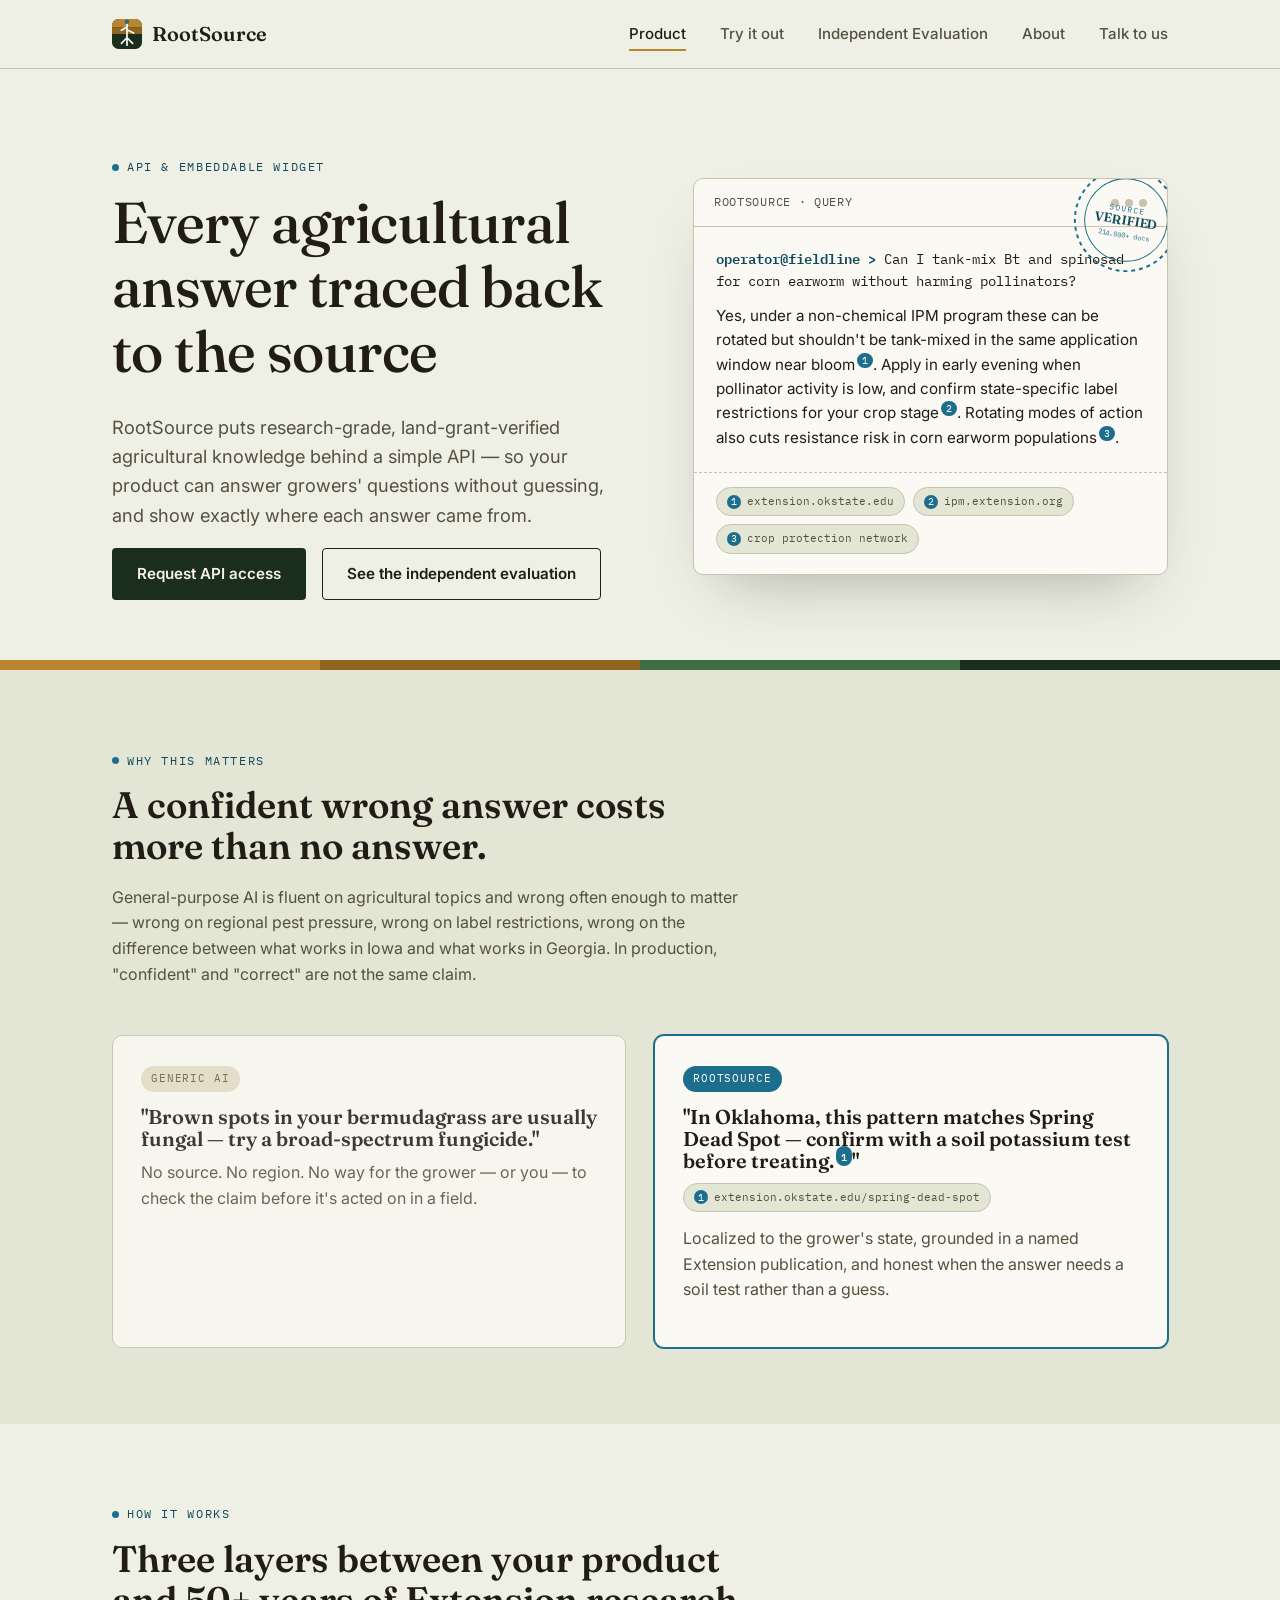
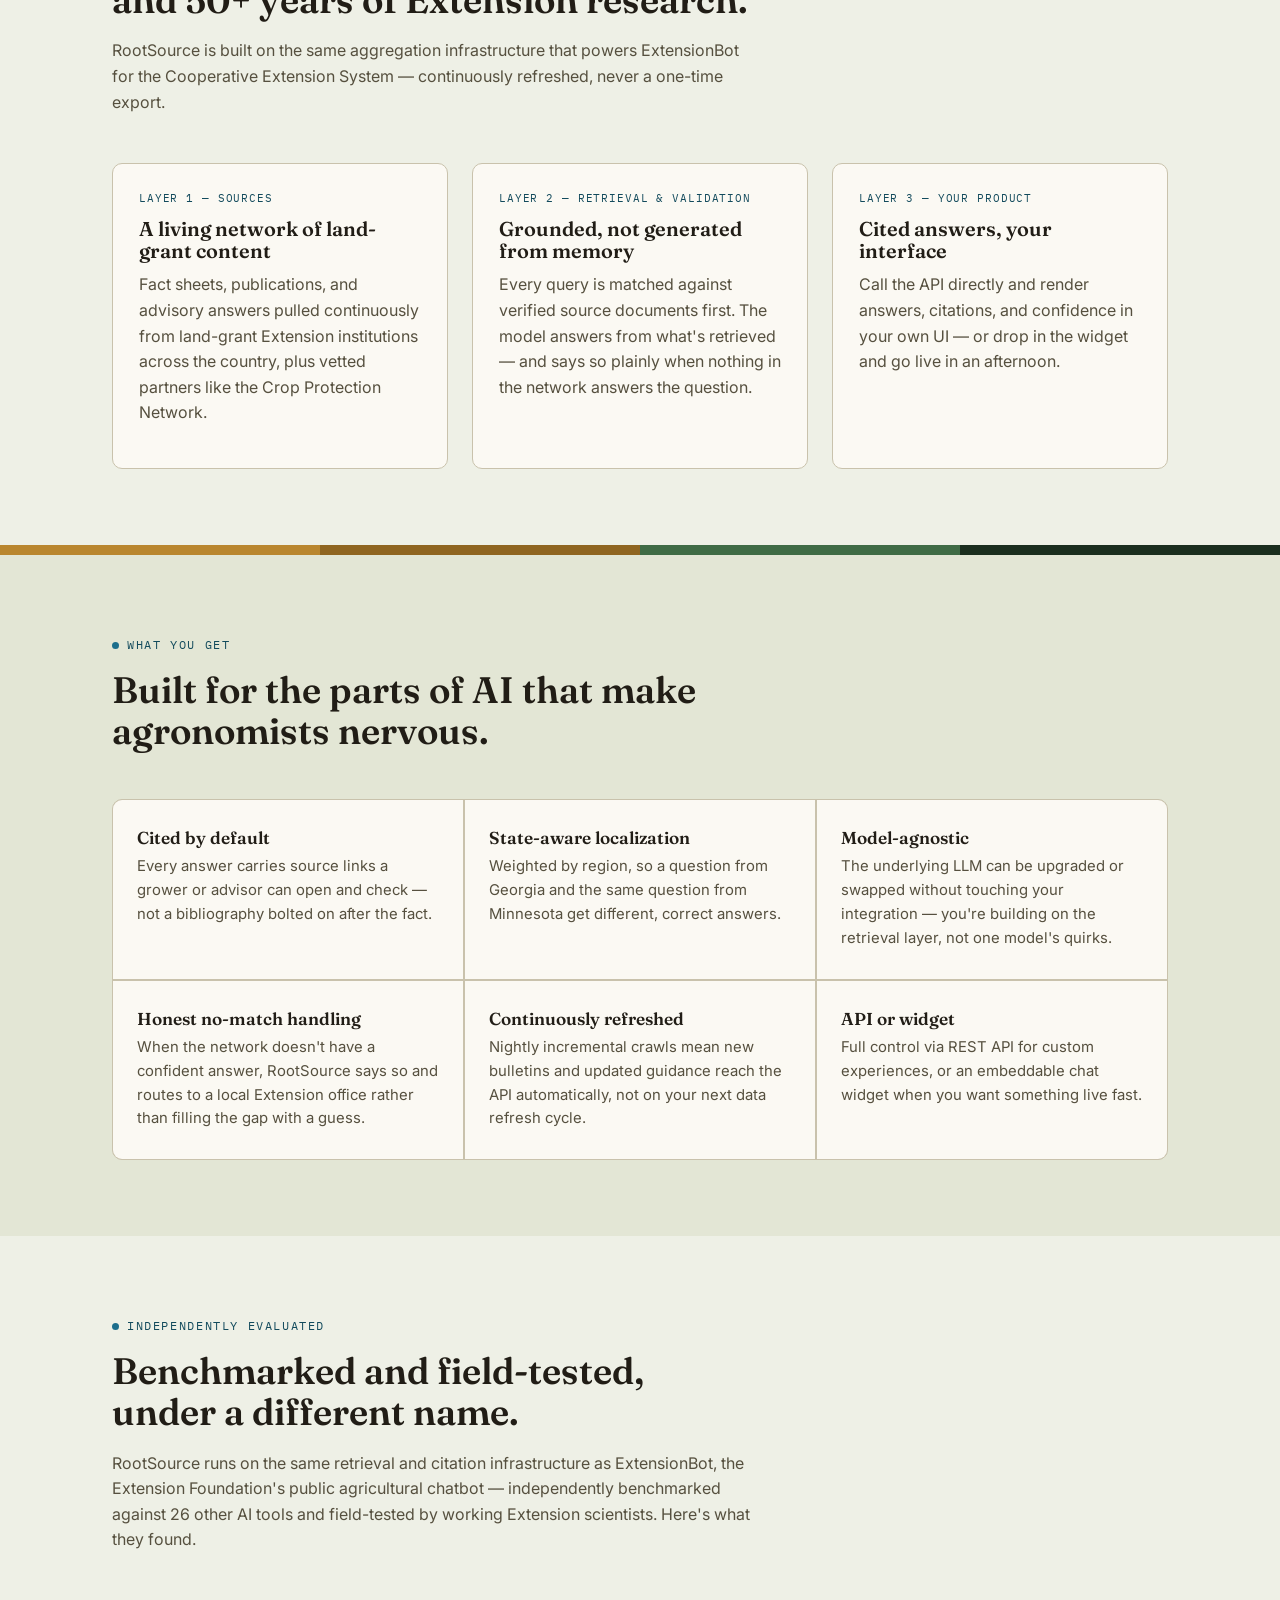
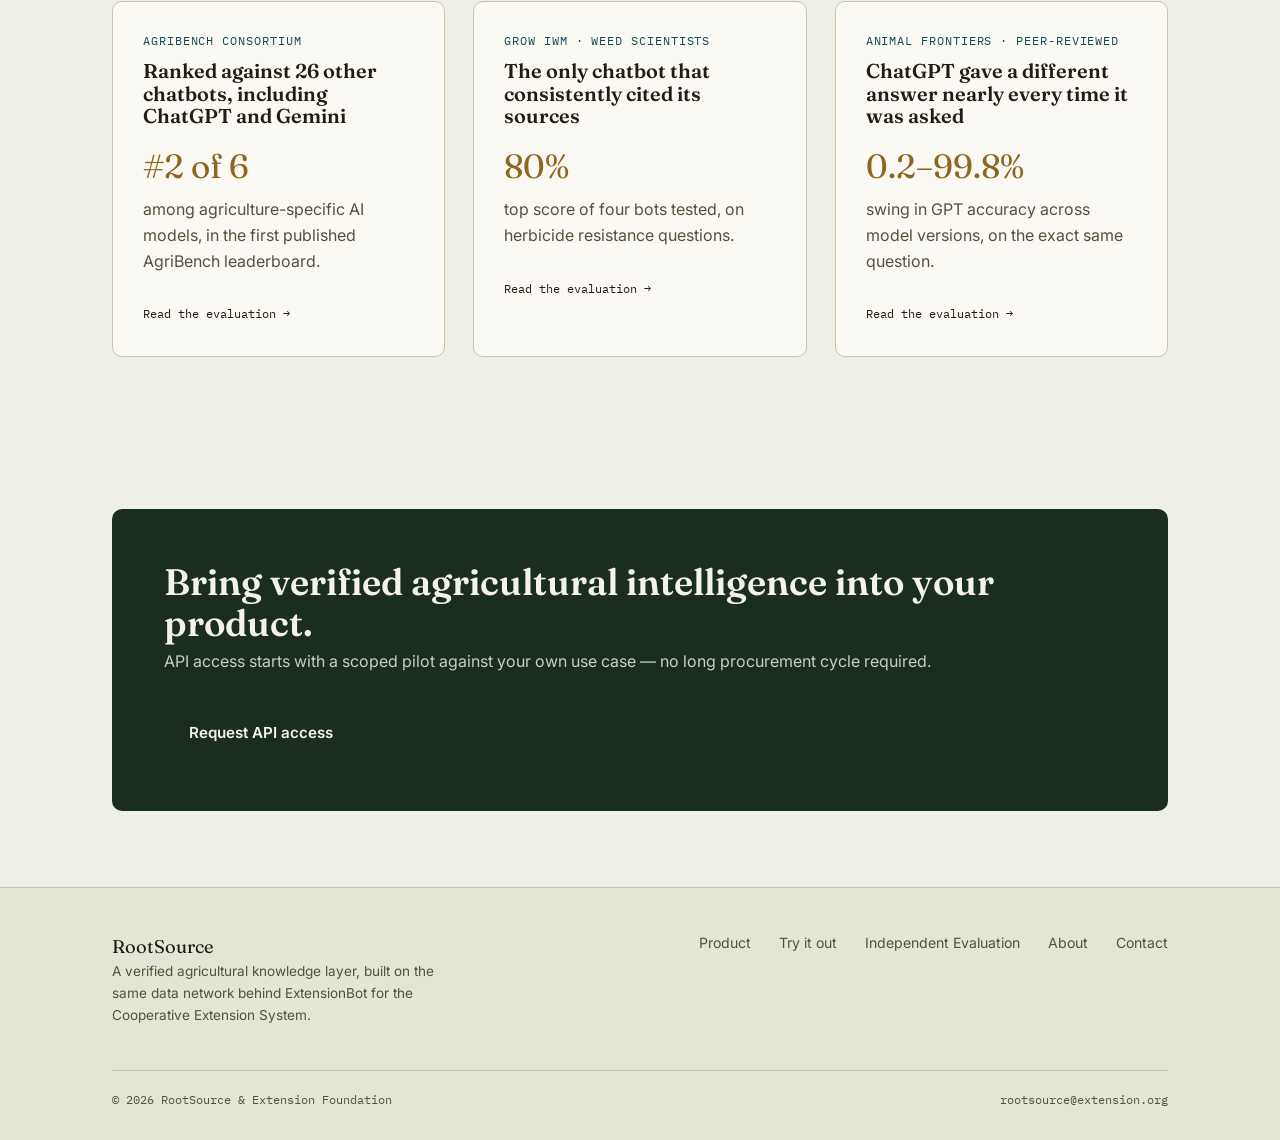
<file: index.html>
<!DOCTYPE html>
<html lang="en">
<head>
<meta charset="UTF-8">
<meta name="viewport" content="width=device-width, initial-scale=1.0">
<title>RootSource — Agricultural answers, cited to the source</title>
<meta name="description" content="RootSource is an API and embeddable widget that brings citation-backed, land-grant-verified agricultural answers into ag-tech products.">
<link rel="preconnect" href="https://fonts.googleapis.com">
<link href="https://fonts.googleapis.com/css2?family=Fraunces:ital,wght@0,400;0,500;0,600;1,500&family=Inter:wght@400;500;600;700&family=IBM+Plex+Mono:wght@400;500;600&display=swap" rel="stylesheet">
<link rel="stylesheet" href="/styles.css">
</head>
<body>

<header class="site">
  <nav class="nav">
    <a href="/" class="brand">
      <svg class="brand-mark" viewBox="0 0 32 32" fill="none" xmlns="http://www.w3.org/2000/svg" aria-hidden="true">
        <defs><clipPath id="brandRootClip-index"><rect width="32" height="32" rx="7"/></clipPath></defs>
        <g clip-path="url(#brandRootClip-index)">
          <rect width="32" height="32" fill="#1B2E1E"/>
          <rect y="0" width="32" height="9" fill="#B9862E"/>
          <rect y="9" width="32" height="7" fill="#8F6520"/>
        </g>
        <path d="M16 3 L16 20 M15 9 L10 12 M17 12 L23 15 M16 20 L10 26 M16 20 L16 28 M16 20 L22 26" stroke="#FBF9F3" stroke-width="1.8" stroke-linecap="round" stroke-linejoin="round"/>
        <circle cx="16" cy="3" r="2.4" fill="#1C6E8C"/>
      </svg>
      RootSource
    </a>
    <button class="nav-toggle" id="navToggle" aria-expanded="false" aria-controls="navLinks">Menu</button>
    <ul class="nav-links" id="navLinks">
      <li><a href="/" class="active">Product</a></li>
      <li><a href="/try-it-out/">Try it out</a></li>
      <li><a href="/evaluation/">Independent Evaluation</a></li>
      <li><a href="/about/">About</a></li>
      <li><a href="/contact/">Talk to us</a></li>
    </ul>
  </nav>
</header>

<main>

  <!-- ============ HERO ============ -->
  <section class="hero">
    <div class="wrap hero-grid">
      <div class="hero-copy">
        <div class="eyebrow">API &amp; embeddable widget</div>
        <h1>Every agricultural answer traced back to the source</h1>
        <p class="lede">RootSource puts research-grade, land-grant-verified agricultural knowledge behind a simple API — so your product can answer growers' questions without guessing, and show exactly where each answer came from.</p>
        <div class="btn-row">
          <a href="mailto:rootsource@extension.org" class="btn btn-primary">Request API access</a>
          <a href="/evaluation/" class="btn btn-ghost">See the independent evaluation</a>
        </div>
      </div>

      <div class="hero-demo">
        <div class="demo-card">
          <svg class="stamp-badge" viewBox="0 0 120 120" aria-hidden="true">
            <circle cx="60" cy="60" r="52" fill="none" stroke="#1C6E8C" stroke-width="2" stroke-dasharray="4 4"/>
            <circle cx="60" cy="60" r="42" fill="none" stroke="#1C6E8C" stroke-width="1"/>
            <text x="60" y="52" text-anchor="middle" font-family="IBM Plex Mono" font-size="8" fill="#1C6E8C" letter-spacing="1">SOURCE</text>
            <text x="60" y="65" text-anchor="middle" font-family="Fraunces" font-size="13" fill="#124A5C" font-weight="600">VERIFIED</text>
            <text x="60" y="78" text-anchor="middle" font-family="IBM Plex Mono" font-size="7" fill="#1C6E8C">214,000+ docs</text>
          </svg>
          <div class="demo-card-head">
            <span>rootsource · query</span>
            <div class="dots"><span></span><span></span><span></span></div>
          </div>
          <div class="demo-query"><span class="who">operator@fieldline &gt;</span> Can I tank-mix Bt and spinosad for corn earworm without harming pollinators?</div>
          <div class="demo-answer">
            Yes, under a non-chemical IPM program these can be rotated but shouldn't be tank-mixed in the same application window near bloom<span class="cite">1</span>. Apply in early evening when pollinator activity is low, and confirm state-specific label restrictions for your crop stage<span class="cite">2</span>. Rotating modes of action also cuts resistance risk in corn earworm populations<span class="cite">3</span>.
          </div>
          <div class="demo-sources">
            <span class="source-chip"><span class="chip-num">1</span>extension.okstate.edu</span>
            <span class="source-chip"><span class="chip-num">2</span>ipm.extension.org</span>
            <span class="source-chip"><span class="chip-num">3</span>crop protection network</span>
          </div>
        </div>
      </div>
    </div>
  </section>

  <div class="strata"><span class="s1"></span><span class="s2"></span><span class="s3"></span><span class="s4"></span></div>

  <!-- ============ PROBLEM ============ -->
  <section class="section-alt">
    <div class="wrap">
      <div class="section-head">
        <div class="eyebrow">Why this matters</div>
        <h2>A confident wrong answer costs more than no answer.</h2>
        <p>General-purpose AI is fluent on agricultural topics and wrong often enough to matter — wrong on regional pest pressure, wrong on label restrictions, wrong on the difference between what works in Iowa and what works in Georgia. In production, "confident" and "correct" are not the same claim.</p>
      </div>
      <div class="contrast-grid">
        <div class="contrast-card bad">
          <span class="tag bad">Generic AI</span>
          <h3>"Brown spots in your bermudagrass are usually fungal — try a broad-spectrum fungicide."</h3>
          <p>No source. No region. No way for the grower — or you — to check the claim before it's acted on in a field.</p>
        </div>
        <div class="contrast-card good">
          <span class="tag good">RootSource</span>
          <h3>"In Oklahoma, this pattern matches Spring Dead Spot — confirm with a soil potassium test before treating.<span class="cite">1</span>"</h3>
          <div class="citation-sources">
            <span class="source-chip"><span class="chip-num">1</span>extension.okstate.edu/spring-dead-spot</span>
          </div>
          <p>Localized to the grower's state, grounded in a named Extension publication, and honest when the answer needs a soil test rather than a guess.</p>
        </div>
      </div>
    </div>
  </section>

  <!-- ============ HOW IT WORKS ============ -->
  <section>
    <div class="wrap">
      <div class="section-head">
        <div class="eyebrow">How it works</div>
        <h2>Three layers between your product and 50+ years of Extension research.</h2>
        <p>RootSource is built on the same aggregation infrastructure that powers ExtensionBot for the Cooperative Extension System — continuously refreshed, never a one-time export.</p>
      </div>
      <div class="pipeline">
        <div class="pipeline-step">
          <span class="layer-label">Layer 1 — Sources</span>
          <h3>A living network of land-grant content</h3>
          <p>Fact sheets, publications, and advisory answers pulled continuously from land-grant Extension institutions across the country, plus vetted partners like the Crop Protection Network.</p>
        </div>
        <div class="pipeline-step">
          <span class="layer-label">Layer 2 — Retrieval &amp; validation</span>
          <h3>Grounded, not generated from memory</h3>
          <p>Every query is matched against verified source documents first. The model answers from what's retrieved — and says so plainly when nothing in the network answers the question.</p>
        </div>
        <div class="pipeline-step">
          <span class="layer-label">Layer 3 — Your product</span>
          <h3>Cited answers, your interface</h3>
          <p>Call the API directly and render answers, citations, and confidence in your own UI — or drop in the widget and go live in an afternoon.</p>
        </div>
      </div>
    </div>
  </section>

  <div class="strata"><span class="s1"></span><span class="s2"></span><span class="s3"></span><span class="s4"></span></div>

  <!-- ============ FEATURES ============ -->
  <section class="section-alt">
    <div class="wrap">
      <div class="section-head">
        <div class="eyebrow">What you get</div>
        <h2>Built for the parts of AI that make agronomists nervous.</h2>
      </div>
      <div class="feature-grid">
        <div class="feature">
          <h3>Cited by default</h3>
          <p>Every answer carries source links a grower or advisor can open and check — not a bibliography bolted on after the fact.</p>
        </div>
        <div class="feature">
          <h3>State-aware localization</h3>
          <p>Weighted by region, so a question from Georgia and the same question from Minnesota get different, correct answers.</p>
        </div>
        <div class="feature">
          <h3>Model-agnostic</h3>
          <p>The underlying LLM can be upgraded or swapped without touching your integration — you're building on the retrieval layer, not one model's quirks.</p>
        </div>
        <div class="feature">
          <h3>Honest no-match handling</h3>
          <p>When the network doesn't have a confident answer, RootSource says so and routes to a local Extension office rather than filling the gap with a guess.</p>
        </div>
        <div class="feature">
          <h3>Continuously refreshed</h3>
          <p>Nightly incremental crawls mean new bulletins and updated guidance reach the API automatically, not on your next data refresh cycle.</p>
        </div>
        <div class="feature">
          <h3>API or widget</h3>
          <p>Full control via REST API for custom experiences, or an embeddable chat widget when you want something live fast.</p>
        </div>
      </div>
    </div>
  </section>

  <!-- ============ EVALUATION TEASERS ============ -->
  <section>
    <div class="wrap">
      <div class="section-head">
        <div class="eyebrow">Independently evaluated</div>
        <h2>Benchmarked and field-tested, under a different name.</h2>
        <p>RootSource runs on the same retrieval and citation infrastructure as ExtensionBot, the Extension Foundation's public agricultural chatbot — independently benchmarked against 26 other AI tools and field-tested by working Extension scientists. Here's what they found.</p>
      </div>
      <div class="case-teaser-grid teaser-grid-3">
        <a href="/evaluation/#agribench" class="case-card">
          <span class="company">AgriBench Consortium</span>
          <h3>Ranked against 26 other chatbots, including ChatGPT and Gemini</h3>
          <div class="metric">#2 of 6</div>
          <p>among agriculture-specific AI models, in the first published AgriBench leaderboard.</p>
          <span class="read-more">Read the evaluation →</span>
        </a>
        <a href="/evaluation/#battle-of-the-bots" class="case-card">
          <span class="company">Grow IWM · weed scientists</span>
          <h3>The only chatbot that consistently cited its sources</h3>
          <div class="metric">80%</div>
          <p>top score of four bots tested, on herbicide resistance questions.</p>
          <span class="read-more">Read the evaluation →</span>
        </a>
        <a href="/evaluation/#animal-frontiers" class="case-card">
          <span class="company">Animal Frontiers · peer-reviewed</span>
          <h3>ChatGPT gave a different answer nearly every time it was asked</h3>
          <div class="metric">0.2–99.8%</div>
          <p>swing in GPT accuracy across model versions, on the exact same question.</p>
          <span class="read-more">Read the evaluation →</span>
        </a>
      </div>
    </div>
  </section>

  <!-- ============ CTA ============ -->
  <section>
    <div class="wrap">
      <div class="cta-band">
        <div>
          <h2>Bring verified agricultural intelligence into your product.</h2>
          <p>API access starts with a scoped pilot against your own use case — no long procurement cycle required.</p>
        </div>
        <a href="mailto:rootsource@extension.org" class="btn btn-primary">Request API access</a>
      </div>
    </div>
  </section>

</main>

<footer class="site">
  <div class="wrap">
    <div class="footer-grid">
      <div>
        <div class="footer-brand">RootSource</div>
        <p class="footer-note">A verified agricultural knowledge layer, built on the same data network behind ExtensionBot for the Cooperative Extension System.</p>
      </div>
      <ul class="footer-links">
        <li><a href="/">Product</a></li>
        <li><a href="/try-it-out/">Try it out</a></li>
        <li><a href="/evaluation/">Independent Evaluation</a></li>
        <li><a href="/about/">About</a></li>
        <li><a href="/contact/">Contact</a></li>
      </ul>
    </div>
    <div class="footer-bottom">
      <span>© 2026 RootSource &amp; Extension Foundation</span>
      <span>rootsource@extension.org</span>
    </div>
  </div>
</footer>

<script src="/script.js"></script>
</body>
</html>
</file>
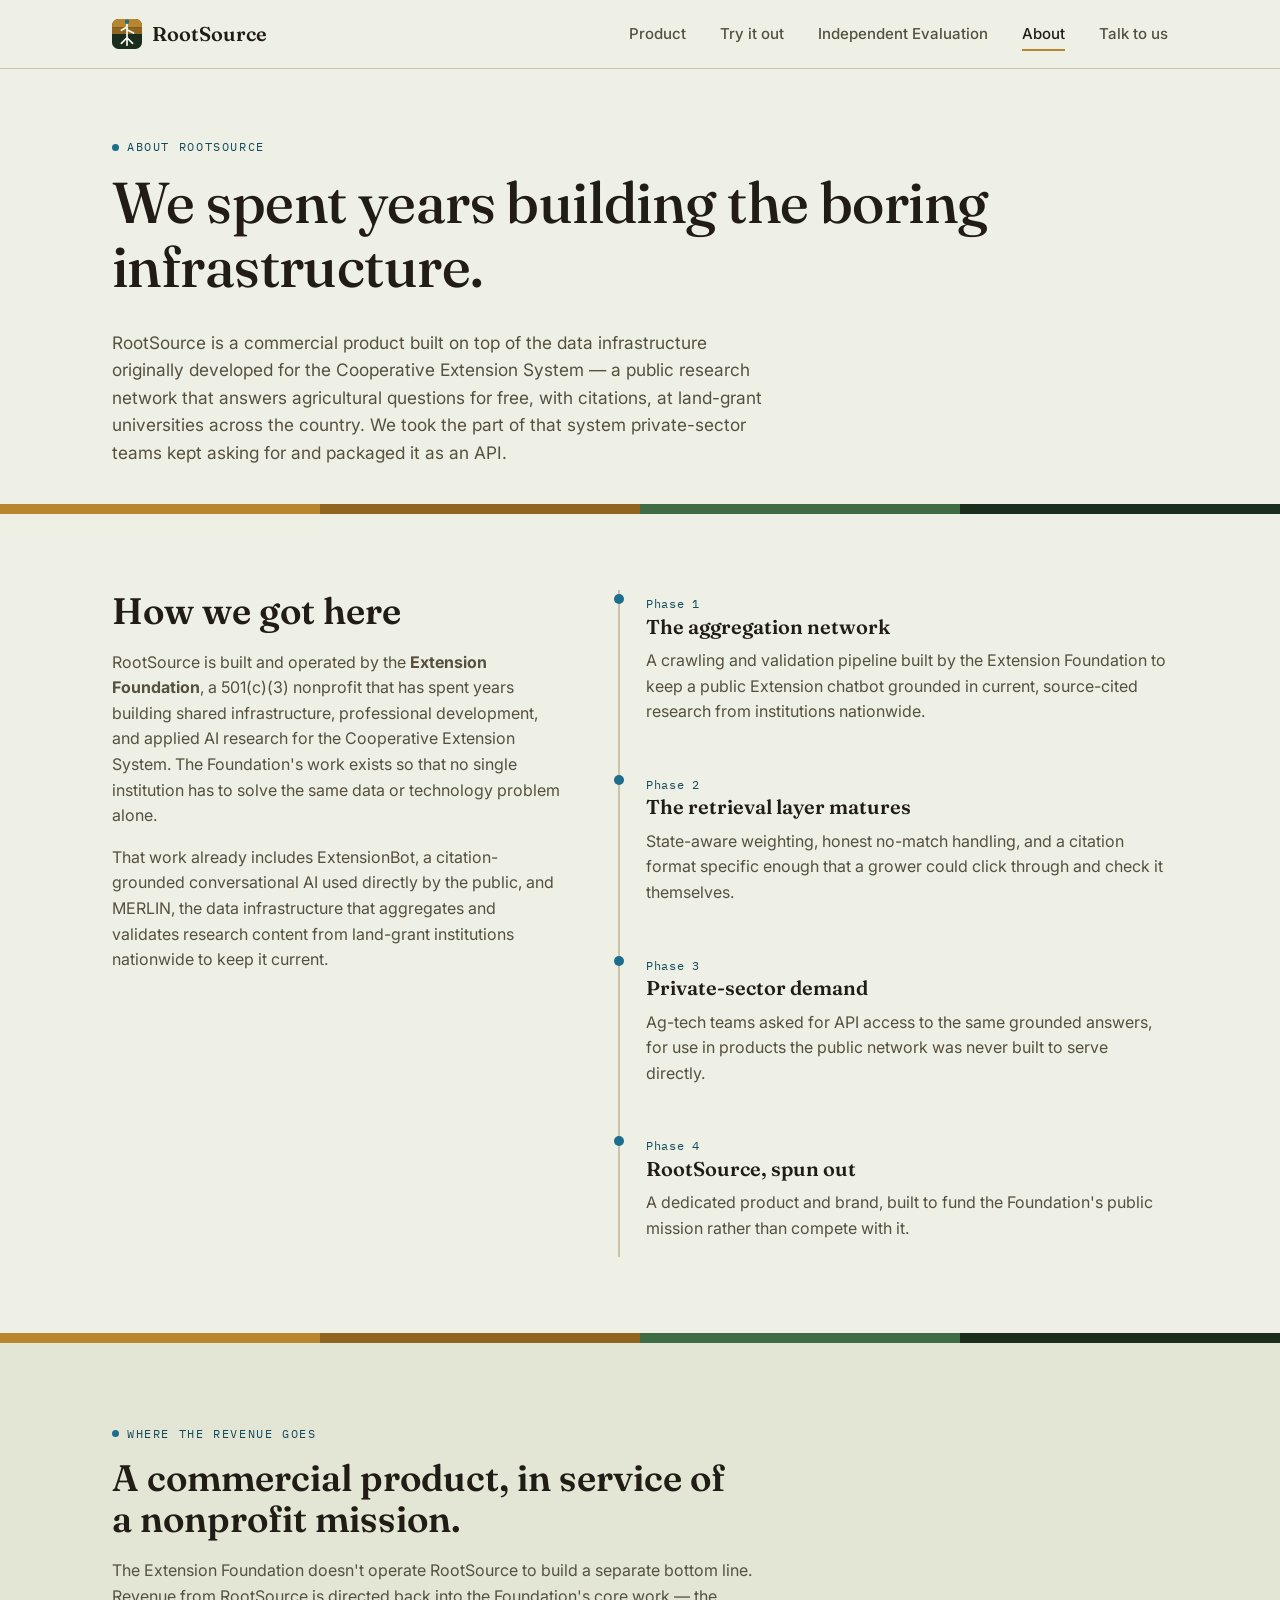
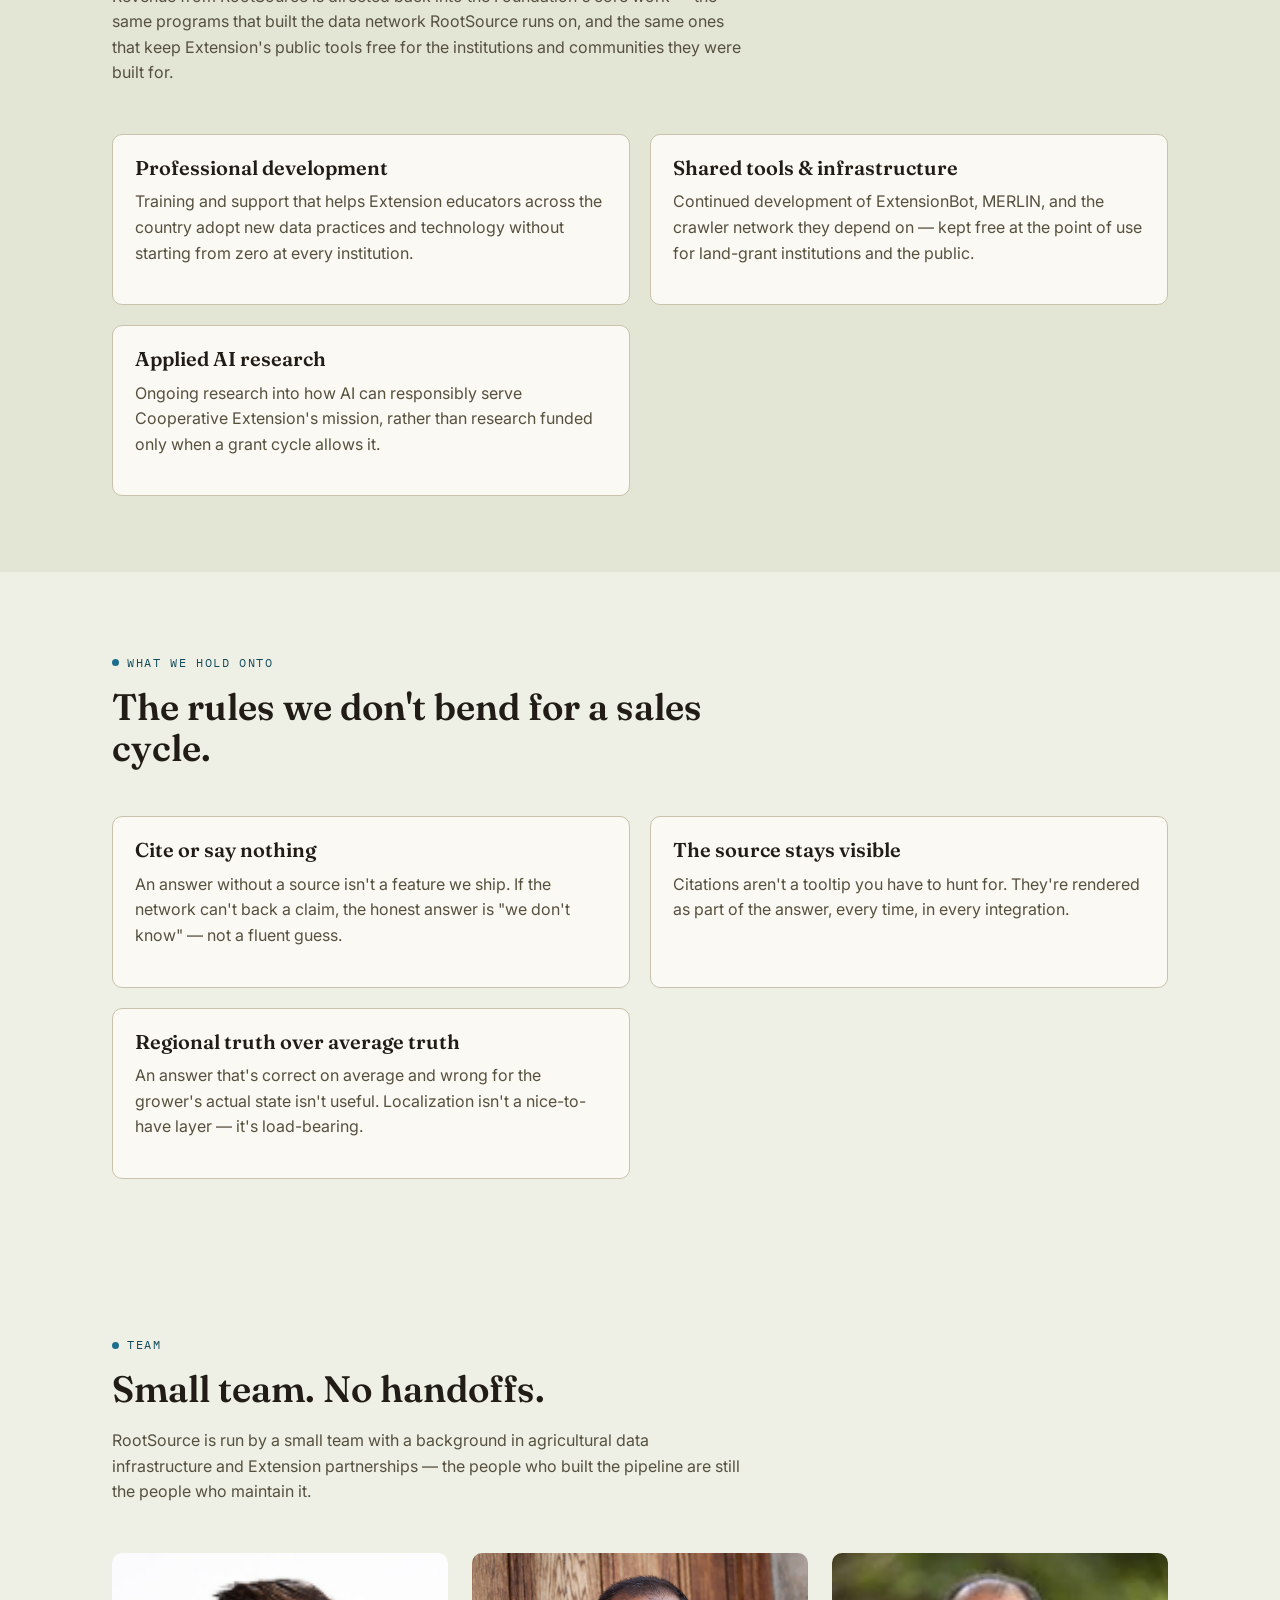
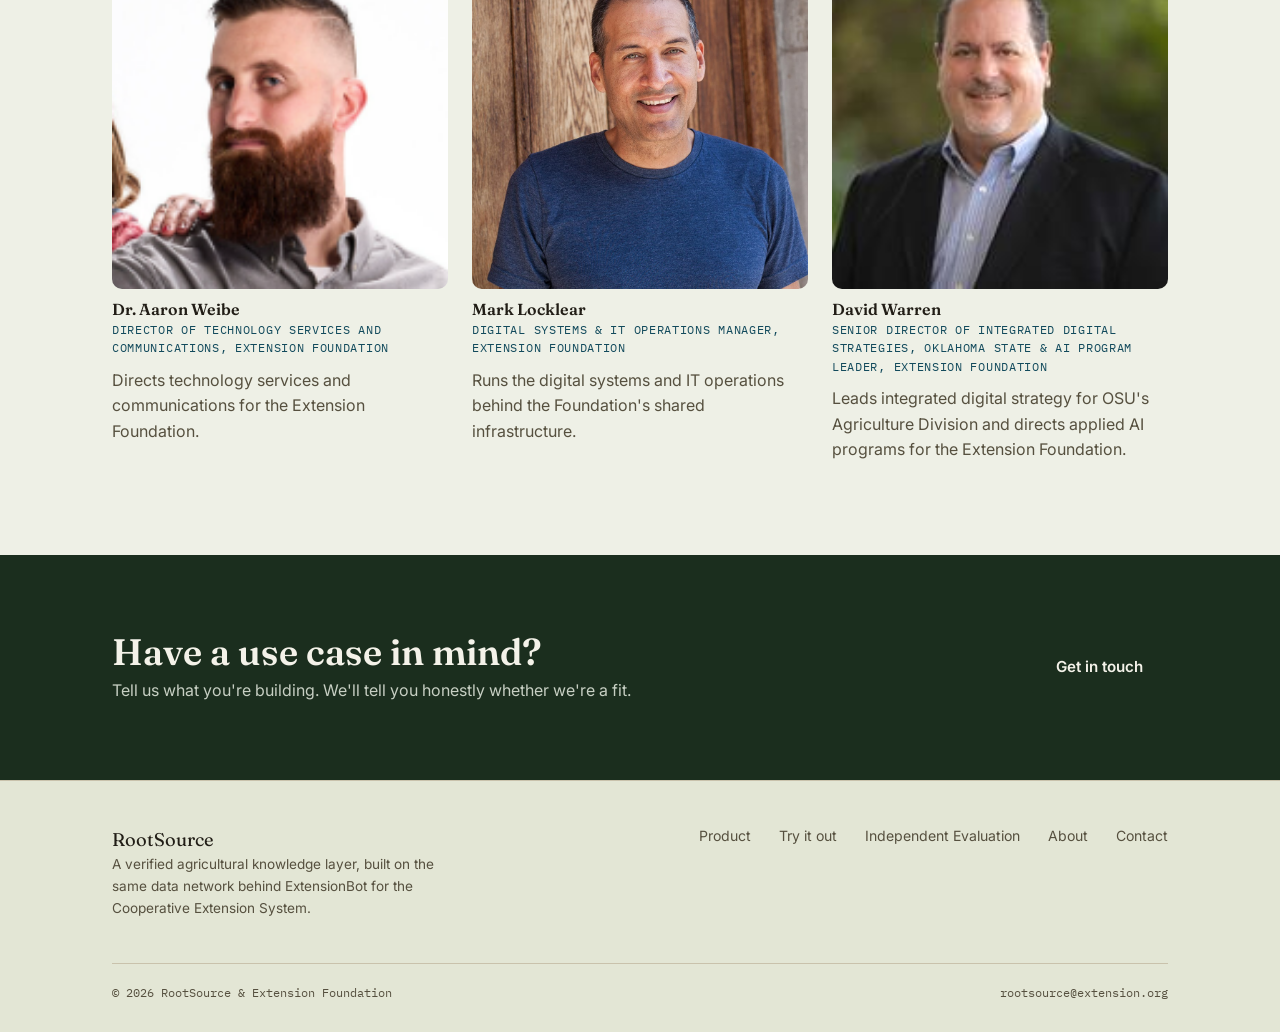
<file: about/index.html>
<!DOCTYPE html>
<html lang="en">
<head>
<meta charset="UTF-8">
<meta name="viewport" content="width=device-width, initial-scale=1.0">
<title>About — RootSource</title>
<meta name="description" content="RootSource is built and operated by the Extension Foundation, a 501(c)(3) nonprofit, to bring cited, land-grant-verified answers to private-sector agriculture — with revenue reinvested in the Foundation's public mission.">
<link rel="preconnect" href="https://fonts.googleapis.com">
<link href="https://fonts.googleapis.com/css2?family=Fraunces:ital,wght@0,400;0,500;0,600;1,500&family=Inter:wght@400;500;600;700&family=IBM+Plex+Mono:wght@400;500;600&display=swap" rel="stylesheet">
<link rel="stylesheet" href="/styles.css">
</head>
<body>

<header class="site">
  <nav class="nav">
    <a href="/" class="brand">
      <svg class="brand-mark" viewBox="0 0 32 32" fill="none" xmlns="http://www.w3.org/2000/svg" aria-hidden="true">
        <defs><clipPath id="brandRootClip-about"><rect width="32" height="32" rx="7"/></clipPath></defs>
        <g clip-path="url(#brandRootClip-about)">
          <rect width="32" height="32" fill="#1B2E1E"/>
          <rect y="0" width="32" height="9" fill="#B9862E"/>
          <rect y="9" width="32" height="7" fill="#8F6520"/>
        </g>
        <path d="M16 3 L16 20 M15 9 L10 12 M17 12 L23 15 M16 20 L10 26 M16 20 L16 28 M16 20 L22 26" stroke="#FBF9F3" stroke-width="1.8" stroke-linecap="round" stroke-linejoin="round"/>
        <circle cx="16" cy="3" r="2.4" fill="#1C6E8C"/>
      </svg>
      RootSource
    </a>
    <button class="nav-toggle" id="navToggle" aria-expanded="false" aria-controls="navLinks">Menu</button>
    <ul class="nav-links" id="navLinks">
      <li><a href="/">Product</a></li>
      <li><a href="/try-it-out/">Try it out</a></li>
      <li><a href="/evaluation/">Independent Evaluation</a></li>
      <li><a href="/about/" class="active">About</a></li>
      <li><a href="/contact/">Talk to us</a></li>
    </ul>
  </nav>
</header>

<main>

  <section class="page-hero">
    <div class="wrap">
      <div class="eyebrow">About RootSource</div>
      <h1>We spent years building the boring infrastructure.</h1>
      <p class="lede">RootSource is a commercial product built on top of the data infrastructure originally developed for the Cooperative Extension System — a public research network that answers agricultural questions for free, with citations, at land-grant universities across the country. We took the part of that system private-sector teams kept asking for and packaged it as an API.</p>
    </div>
  </section>

  <div class="strata"><span class="s1"></span><span class="s2"></span><span class="s3"></span><span class="s4"></span></div>

  <section>
    <div class="wrap about-grid">
      <div>
        <h2>How we got here</h2>
        <p>RootSource is built and operated by the <strong>Extension Foundation</strong>, a 501(c)(3) nonprofit that has spent years building shared infrastructure, professional development, and applied AI research for the Cooperative Extension System. The Foundation's work exists so that no single institution has to solve the same data or technology problem alone.</p>
        <p>That work already includes ExtensionBot, a citation-grounded conversational AI used directly by the public, and MERLIN, the data infrastructure that aggregates and validates research content from land-grant institutions nationwide to keep it current.</p>
      </div>
      <div class="timeline">
        <div class="timeline-item">
          <span class="yr">Phase 1</span>
          <h3>The aggregation network</h3>
          <p>A crawling and validation pipeline built by the Extension Foundation to keep a public Extension chatbot grounded in current, source-cited research from institutions nationwide.</p>
        </div>
        <div class="timeline-item">
          <span class="yr">Phase 2</span>
          <h3>The retrieval layer matures</h3>
          <p>State-aware weighting, honest no-match handling, and a citation format specific enough that a grower could click through and check it themselves.</p>
        </div>
        <div class="timeline-item">
          <span class="yr">Phase 3</span>
          <h3>Private-sector demand</h3>
          <p>Ag-tech teams asked for API access to the same grounded answers, for use in products the public network was never built to serve directly.</p>
        </div>
        <div class="timeline-item">
          <span class="yr">Phase 4</span>
          <h3>RootSource, spun out</h3>
          <p>A dedicated product and brand, built to fund the Foundation's public mission rather than compete with it.</p>
        </div>
      </div>
    </div>
  </section>

  <div class="strata"><span class="s1"></span><span class="s2"></span><span class="s3"></span><span class="s4"></span></div>

  <section class="section-alt">
    <div class="wrap">
      <div class="section-head">
        <div class="eyebrow">Where the revenue goes</div>
        <h2>A commercial product, in service of a nonprofit mission.</h2>
        <p>The Extension Foundation doesn't operate RootSource to build a separate bottom line. Revenue from RootSource is directed back into the Foundation's core work — the same programs that built the data network RootSource runs on, and the same ones that keep Extension's public tools free for the institutions and communities they were built for.</p>
      </div>
      <div class="values-grid">
        <div class="value-card">
          <h3>Professional development</h3>
          <p>Training and support that helps Extension educators across the country adopt new data practices and technology without starting from zero at every institution.</p>
        </div>
        <div class="value-card">
          <h3>Shared tools &amp; infrastructure</h3>
          <p>Continued development of ExtensionBot, MERLIN, and the crawler network they depend on — kept free at the point of use for land-grant institutions and the public.</p>
        </div>
        <div class="value-card">
          <h3>Applied AI research</h3>
          <p>Ongoing research into how AI can responsibly serve Cooperative Extension's mission, rather than research funded only when a grant cycle allows it.</p>
        </div>
      </div>
    </div>
  </section>

  <section>
    <div class="wrap">
      <div class="section-head">
        <div class="eyebrow">What we hold onto</div>
        <h2>The rules we don't bend for a sales cycle.</h2>
      </div>
      <div class="values-grid">
        <div class="value-card">
          <h3>Cite or say nothing</h3>
          <p>An answer without a source isn't a feature we ship. If the network can't back a claim, the honest answer is "we don't know" — not a fluent guess.</p>
        </div>
        <div class="value-card">
          <h3>The source stays visible</h3>
          <p>Citations aren't a tooltip you have to hunt for. They're rendered as part of the answer, every time, in every integration.</p>
        </div>
        <div class="value-card">
          <h3>Regional truth over average truth</h3>
          <p>An answer that's correct on average and wrong for the grower's actual state isn't useful. Localization isn't a nice-to-have layer — it's load-bearing.</p>
        </div>
      </div>
    </div>
  </section>

  <section>
    <div class="wrap">
      <div class="section-head">
        <div class="eyebrow">Team</div>
        <h2>Small team. No handoffs.</h2>
        <p>RootSource is run by a small team with a background in agricultural data infrastructure and Extension partnerships — the people who built the pipeline are still the people who maintain it.</p>
      </div>
      <div class="team-grid">
        <div class="team-card">
          <img class="team-avatar" src="/images/aaron-weibe.png" alt="Dr. Aaron Weibe">
          <h3>Dr. Aaron Weibe</h3>
          <span class="role">Director of Technology Services and Communications, Extension Foundation</span>
          <p>Directs technology services and communications for the Extension Foundation.</p>
        </div>
        <div class="team-card">
          <img class="team-avatar" src="/images/mark-locklear.png" alt="Mark Locklear">
          <h3>Mark Locklear</h3>
          <span class="role">Digital Systems &amp; IT Operations Manager, Extension Foundation</span>
          <p>Runs the digital systems and IT operations behind the Foundation's shared infrastructure.</p>
        </div>
        <div class="team-card">
          <img class="team-avatar" src="/images/david-warren.png" alt="Dr. David Warren">
          <h3>David Warren</h3>
          <span class="role">Senior Director of Integrated Digital Strategies, Oklahoma State &amp; AI Program Leader, Extension Foundation</span>
          <p>Leads integrated digital strategy for OSU's Agriculture Division and directs applied AI programs for the Extension Foundation.</p>
        </div>
      </div>
    </div>
  </section>

  <section class="section-dark">
    <div class="wrap">
      <div class="cta-band" style="background:transparent; padding:0;">
        <div>
          <h2>Have a use case in mind?</h2>
          <p class="ink-soft-dark">Tell us what you're building. We'll tell you honestly whether we're a fit.</p>
        </div>
        <a href="/contact/" class="btn btn-primary">Get in touch</a>
      </div>
    </div>
  </section>

</main>

<footer class="site">
  <div class="wrap">
    <div class="footer-grid">
      <div>
        <div class="footer-brand">RootSource</div>
        <p class="footer-note">A verified agricultural knowledge layer, built on the same data network behind ExtensionBot for the Cooperative Extension System.</p>
      </div>
      <ul class="footer-links">
        <li><a href="/">Product</a></li>
        <li><a href="/try-it-out/">Try it out</a></li>
        <li><a href="/evaluation/">Independent Evaluation</a></li>
        <li><a href="/about/">About</a></li>
        <li><a href="/contact/">Contact</a></li>
      </ul>
    </div>
    <div class="footer-bottom">
      <span>© 2026 RootSource &amp; Extension Foundation</span>
      <span>rootsource@extension.org</span>
    </div>
  </div>
</footer>

<script src="/script.js"></script>
</body>
</html>
</file>
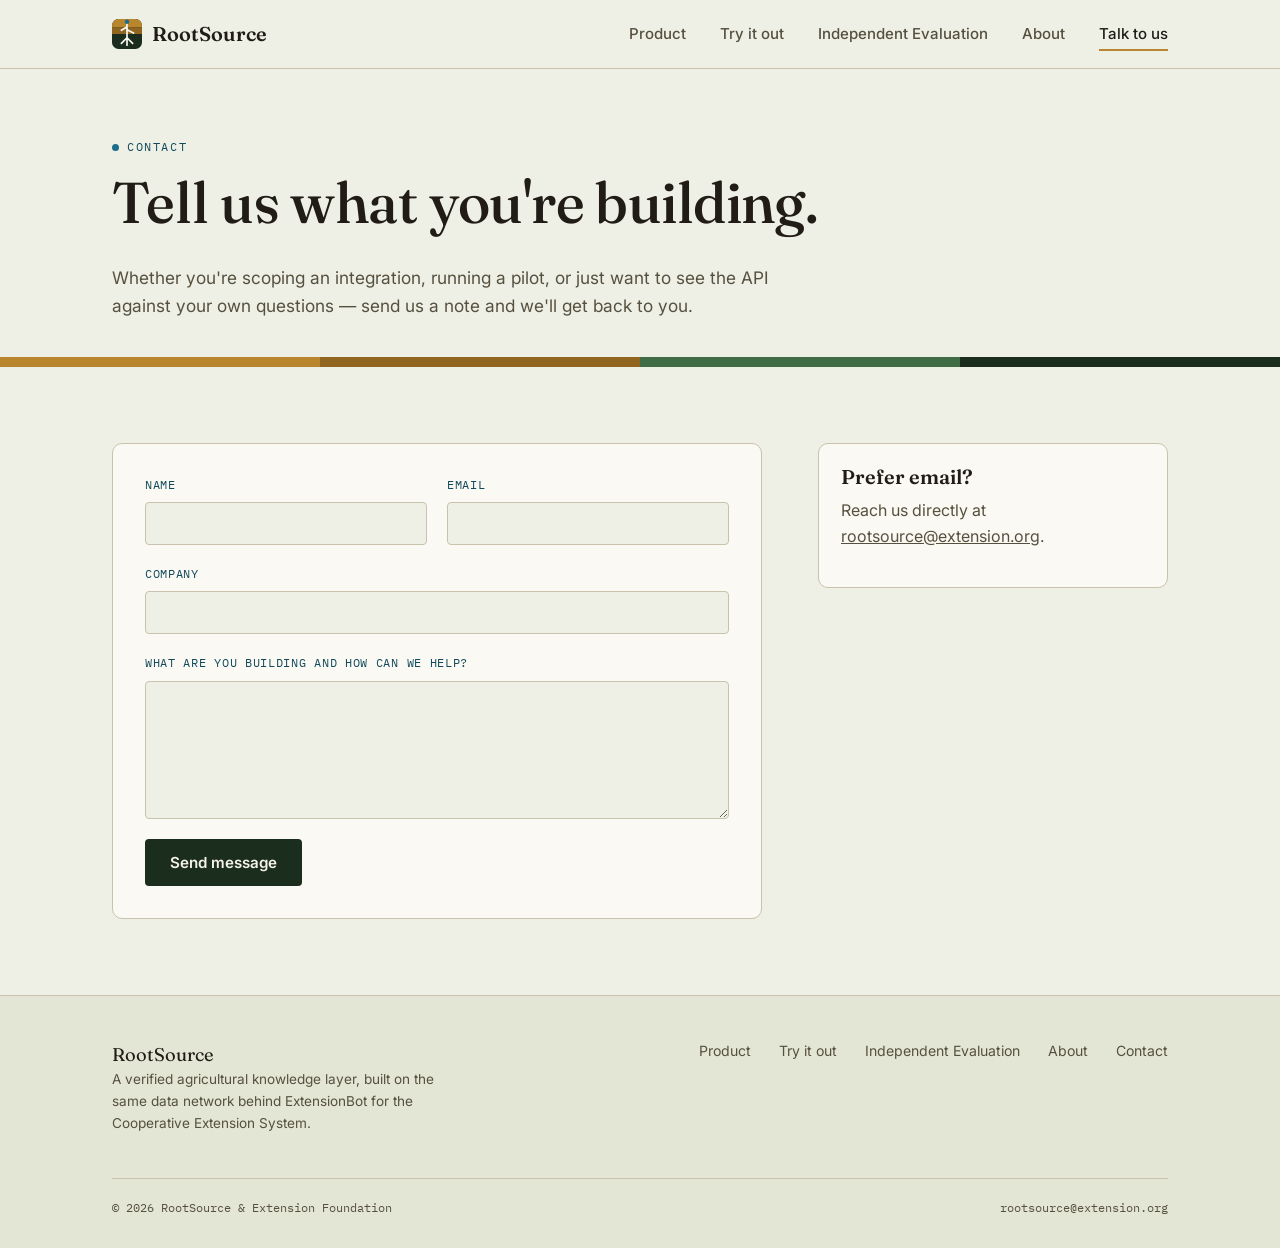
<file: contact/index.html>
<!DOCTYPE html>
<html lang="en">
<head>
<meta charset="UTF-8">
<meta name="viewport" content="width=device-width, initial-scale=1.0">
<title>Contact — RootSource</title>
<meta name="description" content="Get in touch with RootSource about API access, pilots, or partnership questions.">
<link rel="preconnect" href="https://fonts.googleapis.com">
<link href="https://fonts.googleapis.com/css2?family=Fraunces:ital,wght@0,400;0,500;0,600;1,500&family=Inter:wght@400;500;600;700&family=IBM+Plex+Mono:wght@400;500;600&display=swap" rel="stylesheet">
<link rel="stylesheet" href="/styles.css">
</head>
<body>

<header class="site">
  <nav class="nav">
    <a href="/" class="brand">
      <svg class="brand-mark" viewBox="0 0 32 32" fill="none" xmlns="http://www.w3.org/2000/svg" aria-hidden="true">
        <defs><clipPath id="brandRootClip-contact"><rect width="32" height="32" rx="7"/></clipPath></defs>
        <g clip-path="url(#brandRootClip-contact)">
          <rect width="32" height="32" fill="#1B2E1E"/>
          <rect y="0" width="32" height="9" fill="#B9862E"/>
          <rect y="9" width="32" height="7" fill="#8F6520"/>
        </g>
        <path d="M16 3 L16 20 M15 9 L10 12 M17 12 L23 15 M16 20 L10 26 M16 20 L16 28 M16 20 L22 26" stroke="#FBF9F3" stroke-width="1.8" stroke-linecap="round" stroke-linejoin="round"/>
        <circle cx="16" cy="3" r="2.4" fill="#1C6E8C"/>
      </svg>
      RootSource
    </a>
    <button class="nav-toggle" id="navToggle" aria-expanded="false" aria-controls="navLinks">Menu</button>
    <ul class="nav-links" id="navLinks">
      <li><a href="/">Product</a></li>
      <li><a href="/try-it-out/">Try it out</a></li>
      <li><a href="/evaluation/">Independent Evaluation</a></li>
      <li><a href="/about/">About</a></li>
      <li><a href="/contact/" class="active">Talk to us</a></li>
    </ul>
  </nav>
</header>

<main>

  <section class="page-hero">
    <div class="wrap">
      <div class="eyebrow">Contact</div>
      <h1>Tell us what you're building.</h1>
      <p class="lede">Whether you're scoping an integration, running a pilot, or just want to see the API against your own questions — send us a note and we'll get back to you.</p>
    </div>
  </section>

  <div class="strata"><span class="s1"></span><span class="s2"></span><span class="s3"></span><span class="s4"></span></div>

  <section>
    <div class="wrap contact-grid">
      <form class="contact-form" id="contactForm" novalidate>
        <div class="form-row">
          <div class="form-field">
            <label for="name">Name</label>
            <input type="text" id="name" name="name" autocomplete="name" required>
          </div>
          <div class="form-field">
            <label for="email">Email</label>
            <input type="email" id="email" name="email" autocomplete="email" required>
          </div>
        </div>
        <div class="form-field">
          <label for="company">Company</label>
          <input type="text" id="company" name="company" autocomplete="organization">
        </div>
        <div class="form-field">
          <label for="message">What are you building and how can we help?</label>
          <textarea id="message" name="message" rows="6" required></textarea>
        </div>
        <button type="submit" class="btn btn-primary">Send message</button>
        <p class="form-note" id="formNote" role="status" aria-live="polite" hidden>Thanks — this site doesn't have a backend wired up yet, so nothing was actually sent. Email us directly at <a href="mailto:rootsource@extension.org">rootsource@extension.org</a> and we'll get back to you.</p>
      </form>
      <div class="contact-aside">
        <div class="value-card">
          <h3>Prefer email?</h3>
          <p>Reach us directly at <a href="mailto:rootsource@extension.org">rootsource@extension.org</a>.</p>
        </div>
      </div>
    </div>
  </section>

</main>

<footer class="site">
  <div class="wrap">
    <div class="footer-grid">
      <div>
        <div class="footer-brand">RootSource</div>
        <p class="footer-note">A verified agricultural knowledge layer, built on the same data network behind ExtensionBot for the Cooperative Extension System.</p>
      </div>
      <ul class="footer-links">
        <li><a href="/">Product</a></li>
        <li><a href="/try-it-out/">Try it out</a></li>
        <li><a href="/evaluation/">Independent Evaluation</a></li>
        <li><a href="/about/">About</a></li>
        <li><a href="/contact/" class="active">Contact</a></li>
      </ul>
    </div>
    <div class="footer-bottom">
      <span>© 2026 RootSource &amp; Extension Foundation</span>
      <span>rootsource@extension.org</span>
    </div>
  </div>
</footer>

<script src="/script.js"></script>
</body>
</html>
</file>
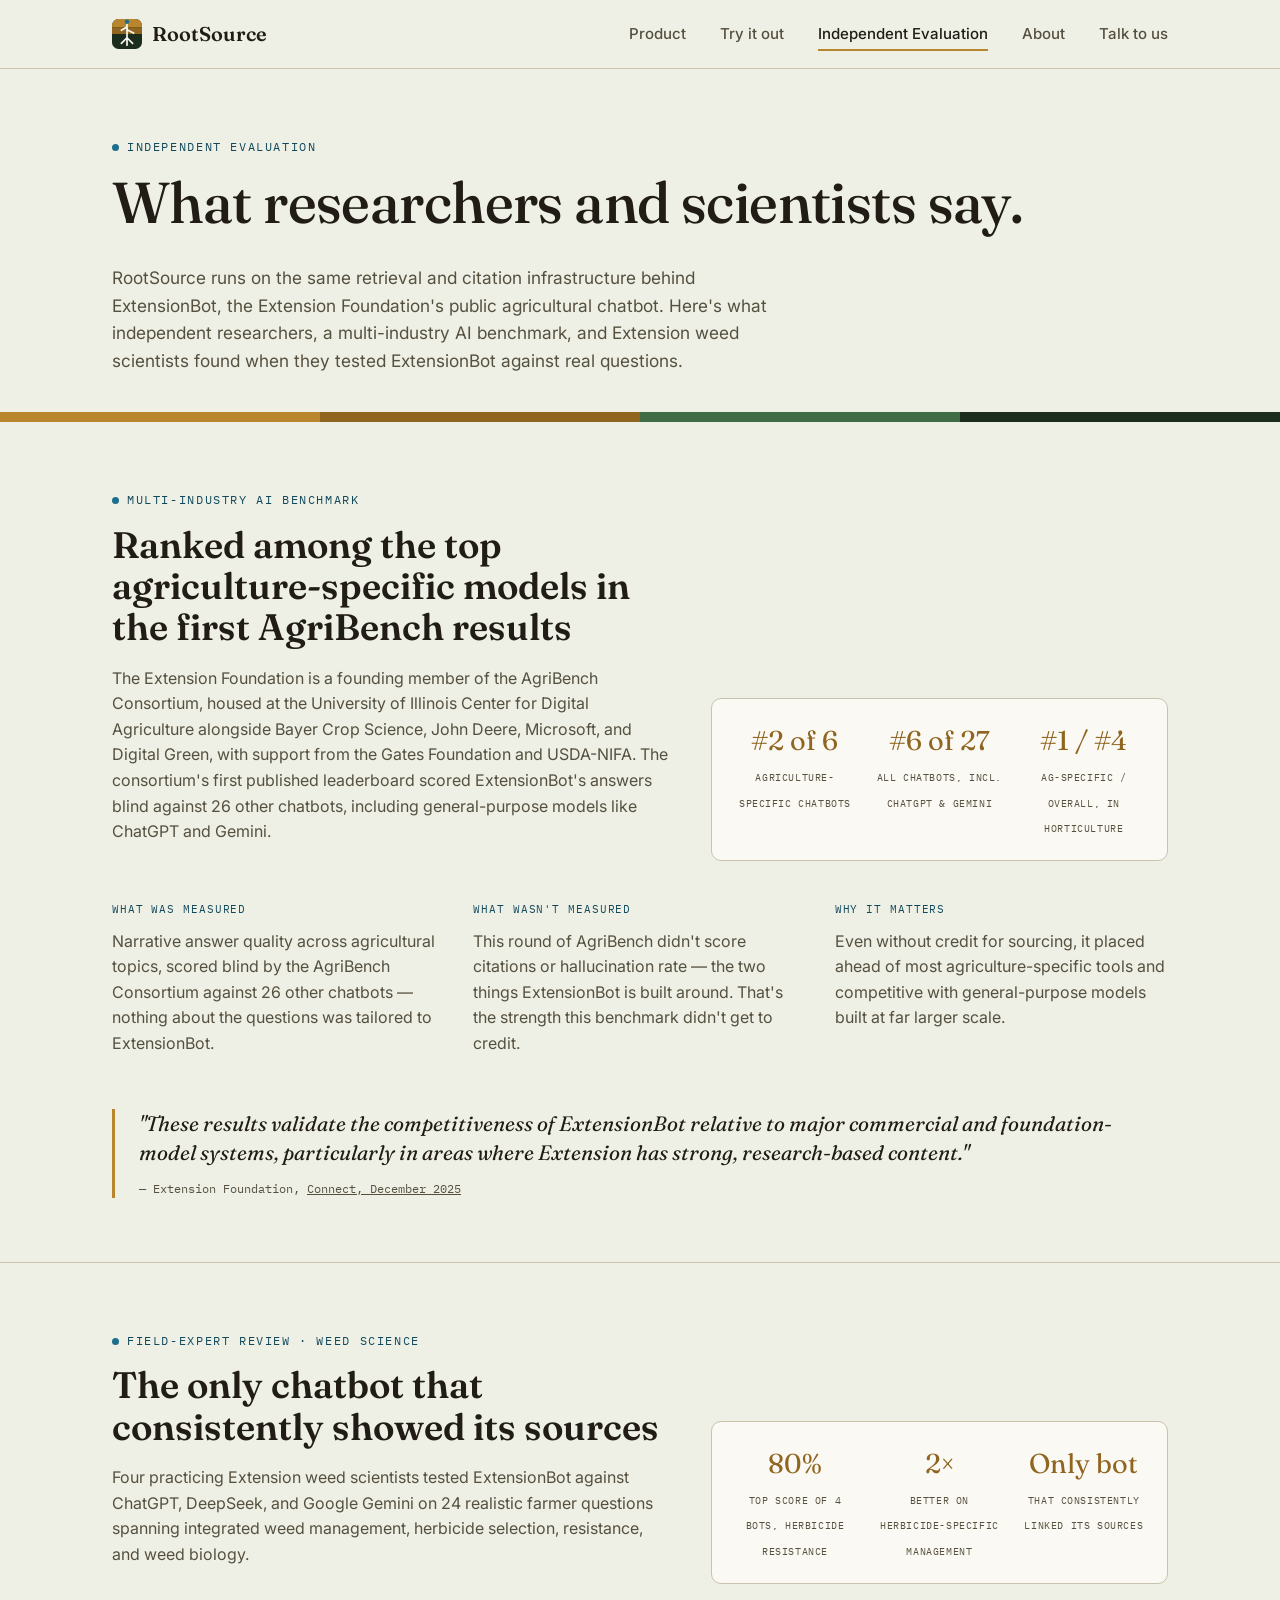
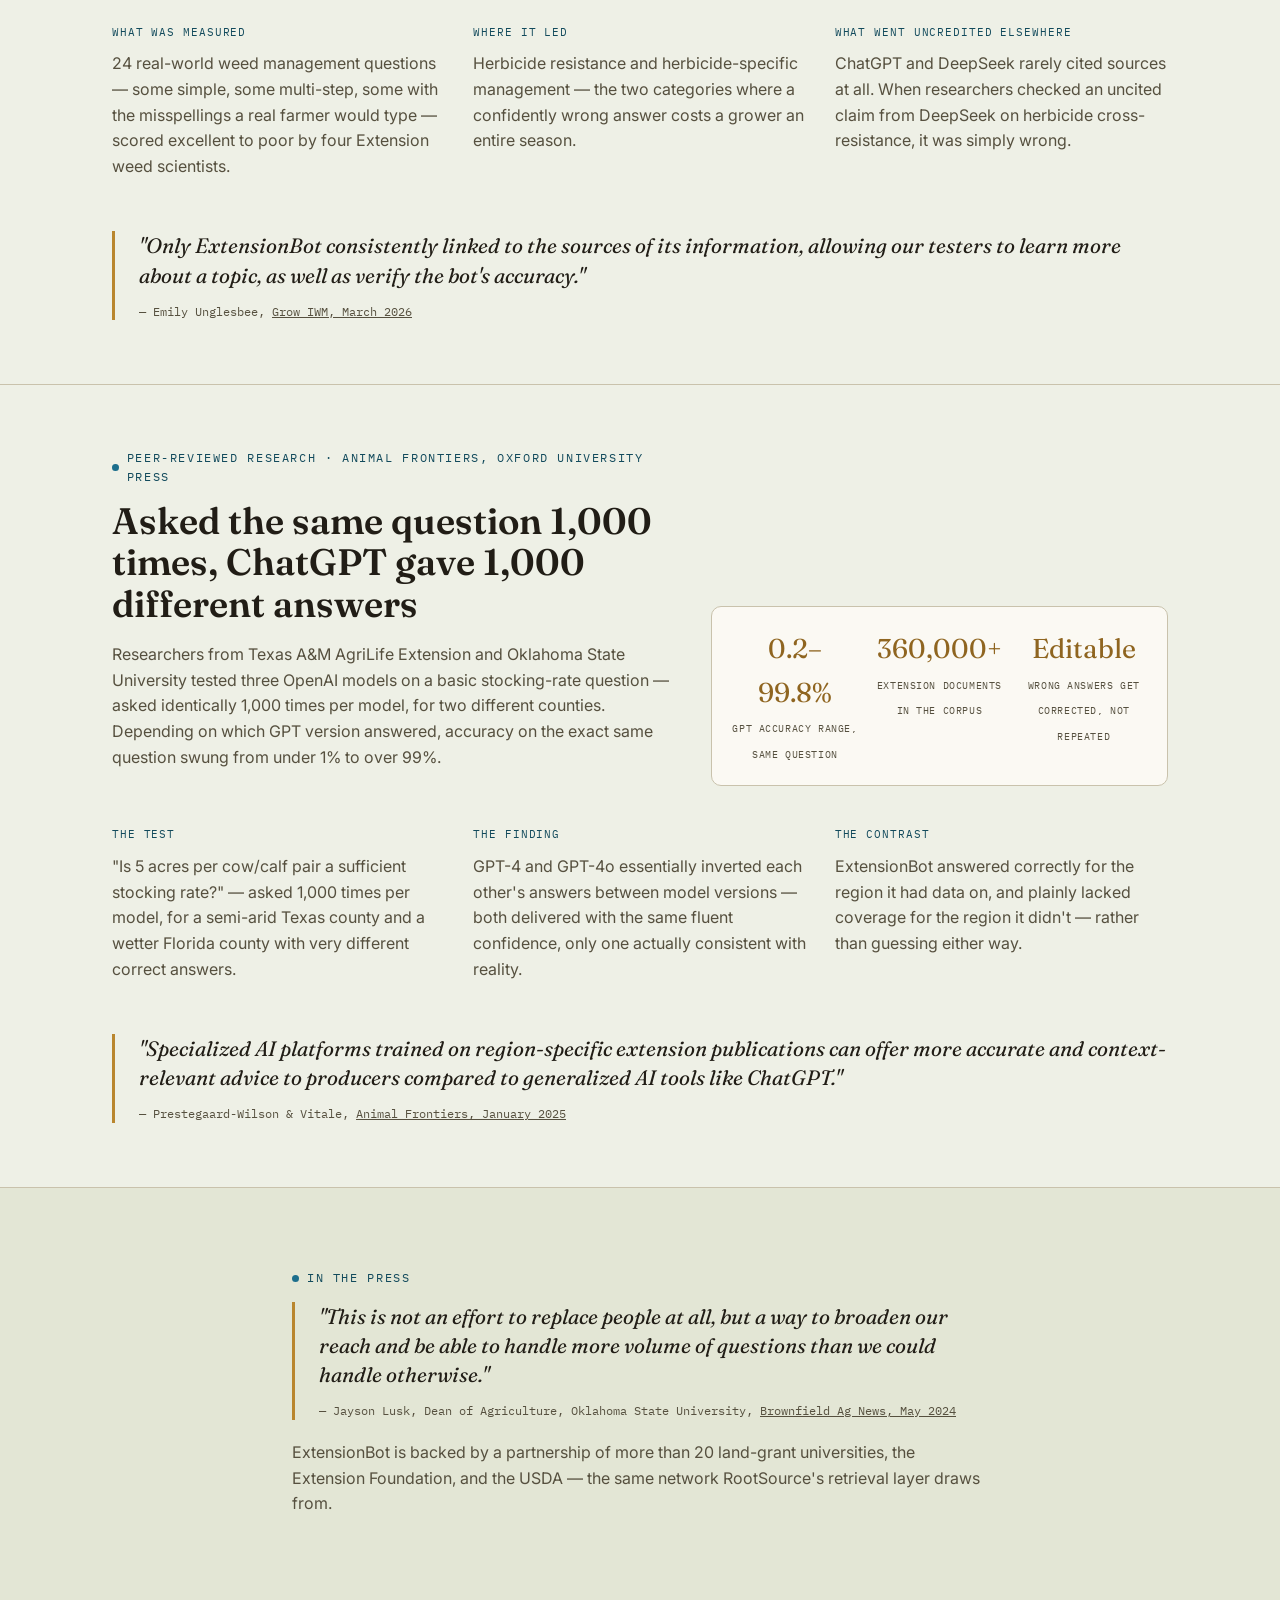
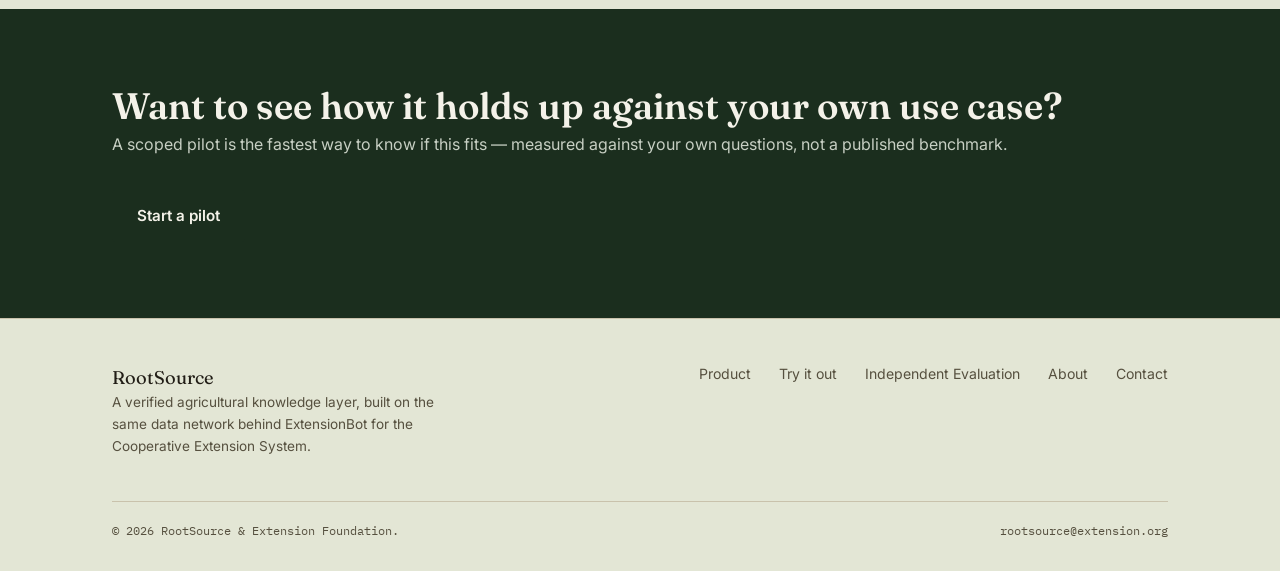
<file: evaluation/index.html>
<!DOCTYPE html>
<html lang="en">
<head>
<meta charset="UTF-8">
<meta name="viewport" content="width=device-width, initial-scale=1.0">
<title>Independent Evaluation — RootSource</title>
<meta name="description" content="Independent, third-party research and field-expert reviews of ExtensionBot, built on the same retrieval and citation infrastructure behind RootSource.">
<link rel="preconnect" href="https://fonts.googleapis.com">
<link href="https://fonts.googleapis.com/css2?family=Fraunces:ital,wght@0,400;0,500;0,600;1,500&family=Inter:wght@400;500;600;700&family=IBM+Plex+Mono:wght@400;500;600&display=swap" rel="stylesheet">
<link rel="stylesheet" href="/styles.css">
</head>
<body>

<header class="site">
  <nav class="nav">
    <a href="/" class="brand">
      <svg class="brand-mark" viewBox="0 0 32 32" fill="none" xmlns="http://www.w3.org/2000/svg" aria-hidden="true">
        <defs><clipPath id="brandRootClip-evaluation"><rect width="32" height="32" rx="7"/></clipPath></defs>
        <g clip-path="url(#brandRootClip-evaluation)">
          <rect width="32" height="32" fill="#1B2E1E"/>
          <rect y="0" width="32" height="9" fill="#B9862E"/>
          <rect y="9" width="32" height="7" fill="#8F6520"/>
        </g>
        <path d="M16 3 L16 20 M15 9 L10 12 M17 12 L23 15 M16 20 L10 26 M16 20 L16 28 M16 20 L22 26" stroke="#FBF9F3" stroke-width="1.8" stroke-linecap="round" stroke-linejoin="round"/>
        <circle cx="16" cy="3" r="2.4" fill="#1C6E8C"/>
      </svg>
      RootSource
    </a>
    <button class="nav-toggle" id="navToggle" aria-expanded="false" aria-controls="navLinks">Menu</button>
    <ul class="nav-links" id="navLinks">
      <li><a href="/">Product</a></li>
      <li><a href="/try-it-out/">Try it out</a></li>
      <li><a href="/evaluation/" class="active">Independent Evaluation</a></li>
      <li><a href="/about/">About</a></li>
      <li><a href="/contact/">Talk to us</a></li>
    </ul>
  </nav>
</header>

<main>

  <section class="page-hero">
    <div class="wrap">
      <div class="eyebrow">Independent evaluation</div>
      <h1>What researchers and scientists say.</h1>
      <p class="lede">RootSource runs on the same retrieval and citation infrastructure behind ExtensionBot, the Extension Foundation's public agricultural chatbot. Here's what independent researchers, a multi-industry AI benchmark, and Extension weed scientists found when they tested ExtensionBot against real questions.</p>
    </div>
  </section>

  <div class="strata"><span class="s1"></span><span class="s2"></span><span class="s3"></span><span class="s4"></span></div>

  <!-- ============ AGRIBENCH ============ -->
  <section class="case-study" id="agribench">
    <div class="wrap">
      <div class="case-head">
        <div>
          <div class="eyebrow">Multi-industry AI benchmark</div>
          <h2>Ranked among the top agriculture-specific models in the first AgriBench results</h2>
          <p>The Extension Foundation is a founding member of the AgriBench Consortium, housed at the University of Illinois Center for Digital Agriculture alongside Bayer Crop Science, John Deere, Microsoft, and Digital Green, with support from the Gates Foundation and USDA-NIFA. The consortium's first published leaderboard scored ExtensionBot's answers blind against 26 other chatbots, including general-purpose models like ChatGPT and Gemini.</p>
        </div>
        <div class="case-stats">
          <div><span class="num">#2 of 6</span><span class="lbl">agriculture-specific chatbots</span></div>
          <div><span class="num">#6 of 27</span><span class="lbl">all chatbots, incl. ChatGPT &amp; Gemini</span></div>
          <div><span class="num">#1 / #4</span><span class="lbl">ag-specific / overall, in horticulture</span></div>
        </div>
      </div>

      <div class="case-body">
        <div class="col">
          <span class="k">What was measured</span>
          <p>Narrative answer quality across agricultural topics, scored blind by the AgriBench Consortium against 26 other chatbots — nothing about the questions was tailored to ExtensionBot.</p>
        </div>
        <div class="col">
          <span class="k">What wasn't measured</span>
          <p>This round of AgriBench didn't score citations or hallucination rate — the two things ExtensionBot is built around. That's the strength this benchmark didn't get to credit.</p>
        </div>
        <div class="col">
          <span class="k">Why it matters</span>
          <p>Even without credit for sourcing, it placed ahead of most agriculture-specific tools and competitive with general-purpose models built at far larger scale.</p>
        </div>
      </div>

      <blockquote class="pull">
        "These results validate the competitiveness of ExtensionBot relative to major commercial and foundation-model systems, particularly in areas where Extension has strong, research-based content."
        <cite>— Extension Foundation, <a href="https://connect.extension.org/blog/extensionbot-highly-ranked-in-first-ever-agribench-results">Connect, December 2025</a></cite>
      </blockquote>
    </div>
  </section>

  <!-- ============ BATTLE OF THE BOTS ============ -->
  <section class="case-study" id="battle-of-the-bots">
    <div class="wrap">
      <div class="case-head">
        <div>
          <div class="eyebrow">Field-expert review · weed science</div>
          <h2>The only chatbot that consistently showed its sources</h2>
          <p>Four practicing Extension weed scientists tested ExtensionBot against ChatGPT, DeepSeek, and Google Gemini on 24 realistic farmer questions spanning integrated weed management, herbicide selection, resistance, and weed biology.</p>
        </div>
        <div class="case-stats">
          <div><span class="num">80%</span><span class="lbl">top score of 4 bots, herbicide resistance</span></div>
          <div><span class="num">2×</span><span class="lbl">better on herbicide-specific management</span></div>
          <div><span class="num">Only bot</span><span class="lbl">that consistently linked its sources</span></div>
        </div>
      </div>

      <div class="case-body">
        <div class="col">
          <span class="k">What was measured</span>
          <p>24 real-world weed management questions — some simple, some multi-step, some with the misspellings a real farmer would type — scored excellent to poor by four Extension weed scientists.</p>
        </div>
        <div class="col">
          <span class="k">Where it led</span>
          <p>Herbicide resistance and herbicide-specific management — the two categories where a confidently wrong answer costs a grower an entire season.</p>
        </div>
        <div class="col">
          <span class="k">What went uncredited elsewhere</span>
          <p>ChatGPT and DeepSeek rarely cited sources at all. When researchers checked an uncited claim from DeepSeek on herbicide cross-resistance, it was simply wrong.</p>
        </div>
      </div>

      <blockquote class="pull">
        "Only ExtensionBot consistently linked to the sources of its information, allowing our testers to learn more about a topic, as well as verify the bot's accuracy."
        <cite>— Emily Unglesbee, <a href="https://growiwm.org/battle-of-the-bots-ai-takes-on-weed-management-questions/">Grow IWM, March 2026</a></cite>
      </blockquote>
    </div>
  </section>

  <!-- ============ ANIMAL FRONTIERS ============ -->
  <section class="case-study" id="animal-frontiers">
    <div class="wrap">
      <div class="case-head">
        <div>
          <div class="eyebrow">Peer-reviewed research · Animal Frontiers, Oxford University Press</div>
          <h2>Asked the same question 1,000 times, ChatGPT gave 1,000 different answers</h2>
          <p>Researchers from Texas A&amp;M AgriLife Extension and Oklahoma State University tested three OpenAI models on a basic stocking-rate question — asked identically 1,000 times per model, for two different counties. Depending on which GPT version answered, accuracy on the exact same question swung from under 1% to over 99%.</p>
        </div>
        <div class="case-stats">
          <div><span class="num">0.2–99.8%</span><span class="lbl">GPT accuracy range, same question</span></div>
          <div><span class="num">360,000+</span><span class="lbl">Extension documents in the corpus</span></div>
          <div><span class="num">Editable</span><span class="lbl">wrong answers get corrected, not repeated</span></div>
        </div>
      </div>

      <div class="case-body">
        <div class="col">
          <span class="k">The test</span>
          <p>"Is 5 acres per cow/calf pair a sufficient stocking rate?" — asked 1,000 times per model, for a semi-arid Texas county and a wetter Florida county with very different correct answers.</p>
        </div>
        <div class="col">
          <span class="k">The finding</span>
          <p>GPT-4 and GPT-4o essentially inverted each other's answers between model versions — both delivered with the same fluent confidence, only one actually consistent with reality.</p>
        </div>
        <div class="col">
          <span class="k">The contrast</span>
          <p>ExtensionBot answered correctly for the region it had data on, and plainly lacked coverage for the region it didn't — rather than guessing either way.</p>
        </div>
      </div>

      <blockquote class="pull">
        "Specialized AI platforms trained on region-specific extension publications can offer more accurate and context-relevant advice to producers compared to generalized AI tools like ChatGPT."
        <cite>— Prestegaard-Wilson &amp; Vitale, <a href="https://pmc.ncbi.nlm.nih.gov/articles/PMC11700584/">Animal Frontiers, January 2025</a></cite>
      </blockquote>
    </div>
  </section>

  <!-- ============ PRESS MENTION ============ -->
  <section class="section-alt">
    <div class="wrap" style="max-width:760px">
      <div class="eyebrow">In the press</div>
      <blockquote class="pull" style="margin-top:0">
        "This is not an effort to replace people at all, but a way to broaden our reach and be able to handle more volume of questions than we could handle otherwise."
        <cite>— Jayson Lusk, Dean of Agriculture, Oklahoma State University, <a href="https://www.brownfieldagnews.com/news/extensionbot-here-to-help/">Brownfield Ag News, May 2024</a></cite>
      </blockquote>
      <p style="margin-top:20px">ExtensionBot is backed by a partnership of more than 20 land-grant universities, the Extension Foundation, and the USDA — the same network RootSource's retrieval layer draws from.</p>
    </div>
  </section>

  <section class="section-dark">
    <div class="wrap">
      <div class="cta-band" style="background:transparent; padding:0;">
        <div>
          <h2>Want to see how it holds up against your own use case?</h2>
          <p class="ink-soft-dark">A scoped pilot is the fastest way to know if this fits — measured against your own questions, not a published benchmark.</p>
        </div>
        <a href="mailto:rootsource@extension.org" class="btn btn-primary">Start a pilot</a>
      </div>
    </div>
  </section>

</main>

<footer class="site">
  <div class="wrap">
    <div class="footer-grid">
      <div>
        <div class="footer-brand">RootSource</div>
        <p class="footer-note">A verified agricultural knowledge layer, built on the same data network behind ExtensionBot for the Cooperative Extension System.</p>
      </div>
      <ul class="footer-links">
        <li><a href="/">Product</a></li>
        <li><a href="/try-it-out/">Try it out</a></li>
        <li><a href="/evaluation/">Independent Evaluation</a></li>
        <li><a href="/about/">About</a></li>
        <li><a href="/contact/">Contact</a></li>
      </ul>
    </div>
    <div class="footer-bottom">
      <span>© 2026 RootSource &amp; Extension Foundation.</span>
      <span>rootsource@extension.org</span>
    </div>
  </div>
</footer>

<script src="/script.js"></script>
</body>
</html>
</file>
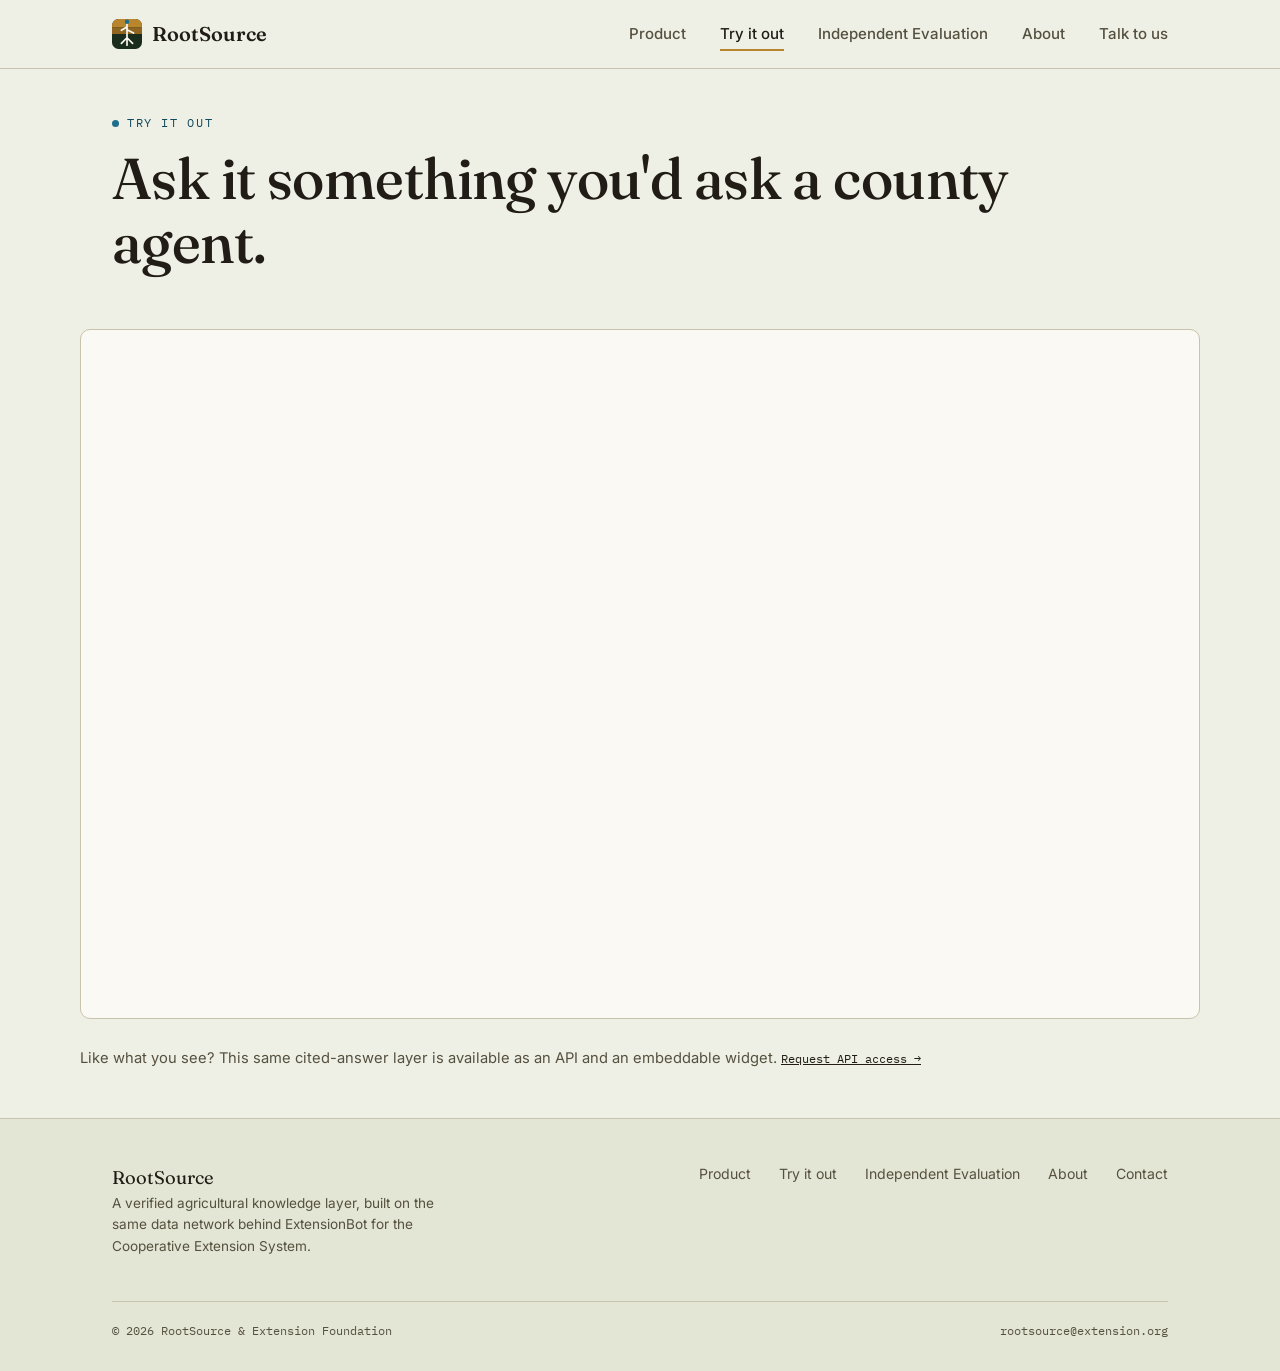
<file: try-it-out/index.html>
<!DOCTYPE html>
<html lang="en">
<head>
<meta charset="UTF-8">
<meta name="viewport" content="width=device-width, initial-scale=1.0">
<title>Try it out — RootSource</title>
<meta name="description" content="Talk to RootSource directly. Ask an agricultural question and see a cited, source-backed answer in real time.">
<link rel="preconnect" href="https://fonts.googleapis.com">
<link href="https://fonts.googleapis.com/css2?family=Fraunces:ital,wght@0,400;0,500;0,600;1,500&family=Inter:wght@400;500;600;700&family=IBM+Plex+Mono:wght@400;500;600&display=swap" rel="stylesheet">
<link rel="stylesheet" href="/styles.css">
</head>
<body>

<header class="site">
  <nav class="nav">
    <a href="/" class="brand">
      <svg class="brand-mark" viewBox="0 0 32 32" fill="none" xmlns="http://www.w3.org/2000/svg" aria-hidden="true">
        <defs><clipPath id="brandRootClip-tryitout"><rect width="32" height="32" rx="7"/></clipPath></defs>
        <g clip-path="url(#brandRootClip-tryitout)">
          <rect width="32" height="32" fill="#1B2E1E"/>
          <rect y="0" width="32" height="9" fill="#B9862E"/>
          <rect y="9" width="32" height="7" fill="#8F6520"/>
        </g>
        <path d="M16 3 L16 20 M15 9 L10 12 M17 12 L23 15 M16 20 L10 26 M16 20 L16 28 M16 20 L22 26" stroke="#FBF9F3" stroke-width="1.8" stroke-linecap="round" stroke-linejoin="round"/>
        <circle cx="16" cy="3" r="2.4" fill="#1C6E8C"/>
      </svg>
      RootSource
    </a>
    <button class="nav-toggle" id="navToggle" aria-expanded="false" aria-controls="navLinks">Menu</button>
    <ul class="nav-links" id="navLinks">
      <li><a href="/">Product</a></li>
      <li><a href="/try-it-out/" class="active">Try it out</a></li>
      <li><a href="/evaluation/">Independent Evaluation</a></li>
      <li><a href="/about/">About</a></li>
      <li><a href="/contact/">Talk to us</a></li>
    </ul>
  </nav>
</header>

<main>

  <section class="page-hero try-hero">
    <div class="wrap">
      <div class="eyebrow">Try it out</div>
      <h1>Ask it something you'd ask a county agent.</h1>
    </div>
  </section>

  <section class="try-embed-section">
    <div class="try-embed-frame">
      <div id="ae-chatbot-fullscreen"></div>
      <script>
        const ae_widget_config_params = {
          botname: "RootSource",
          widget_popup_text: "Hello! How can I help you today?",
          styles: {
            "chatbot-brand-primary-color": "#2F5233",
          },
        }
      </script>
      <script src="https://chat.ask.thiaplatform.ai/static/js/fullscreen-loader.js"></script>
    </div>
    <p class="try-embed-note">Like what you see? This same cited-answer layer is available as an API and an embeddable widget. <a href="/contact/" class="read-more">Request API access →</a></p>
  </section>

</main>

<footer class="site">
  <div class="wrap">
    <div class="footer-grid">
      <div>
        <div class="footer-brand">RootSource</div>
        <p class="footer-note">A verified agricultural knowledge layer, built on the same data network behind ExtensionBot for the Cooperative Extension System.</p>
      </div>
      <ul class="footer-links">
        <li><a href="/">Product</a></li>
        <li><a href="/try-it-out/" class="active">Try it out</a></li>
        <li><a href="/evaluation/">Independent Evaluation</a></li>
        <li><a href="/about/">About</a></li>
        <li><a href="/contact/">Contact</a></li>
      </ul>
    </div>
    <div class="footer-bottom">
      <span>© 2026 RootSource &amp; Extension Foundation</span>
      <span>rootsource@extension.org</span>
    </div>
  </div>
</footer>

<script src="/script.js"></script>
</body>
</html>
</file>
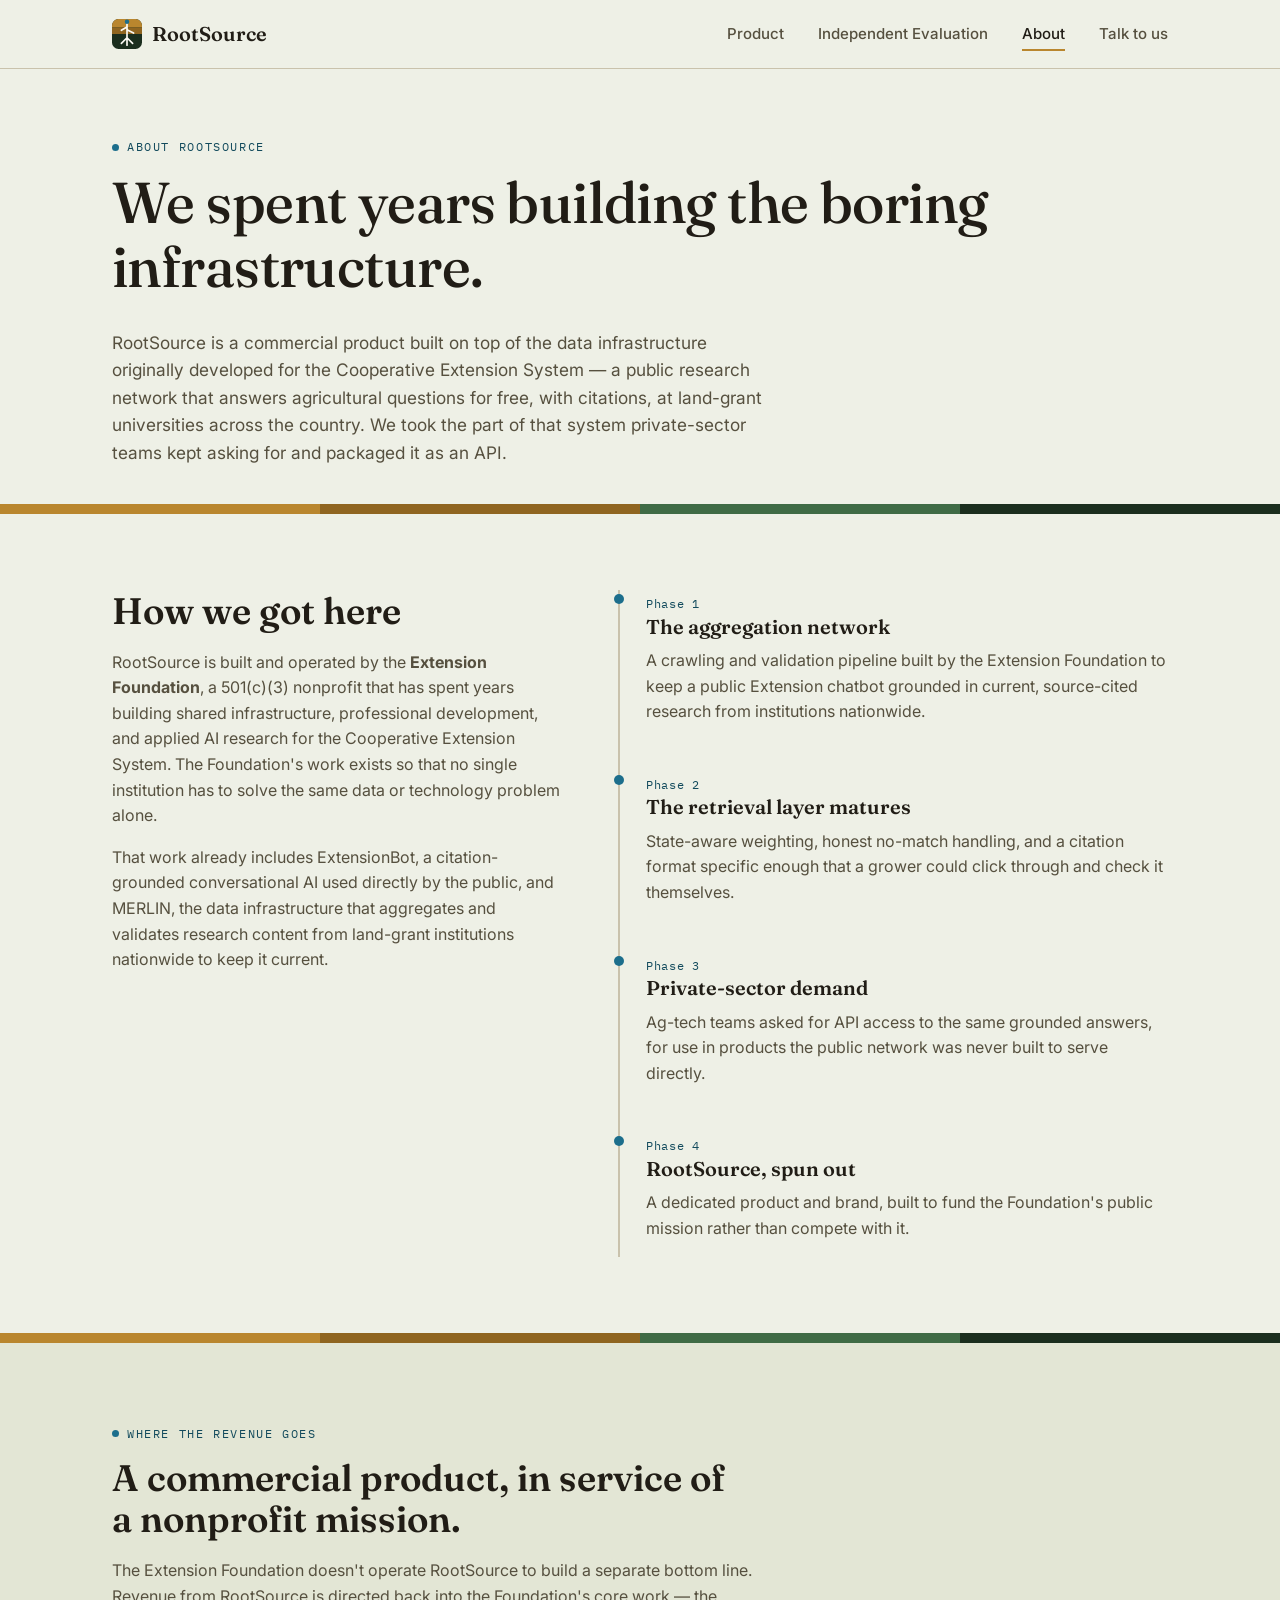
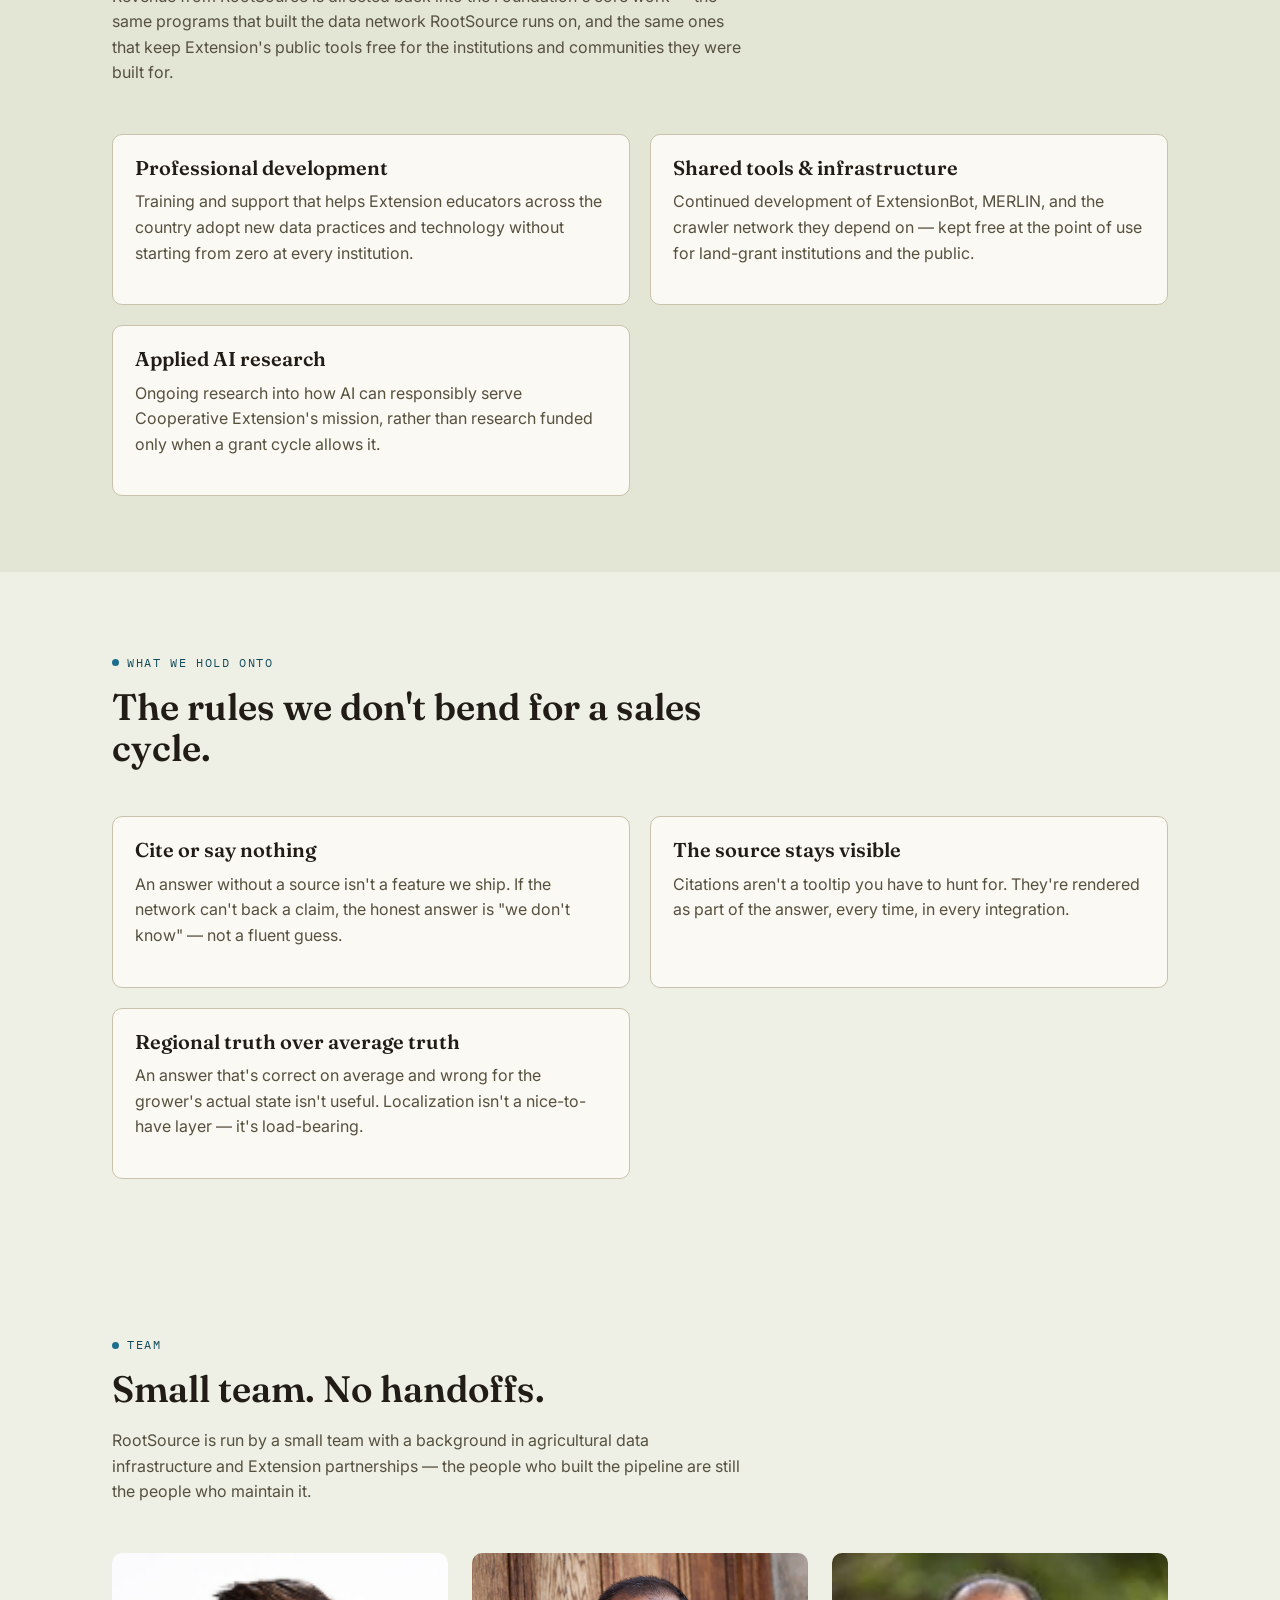
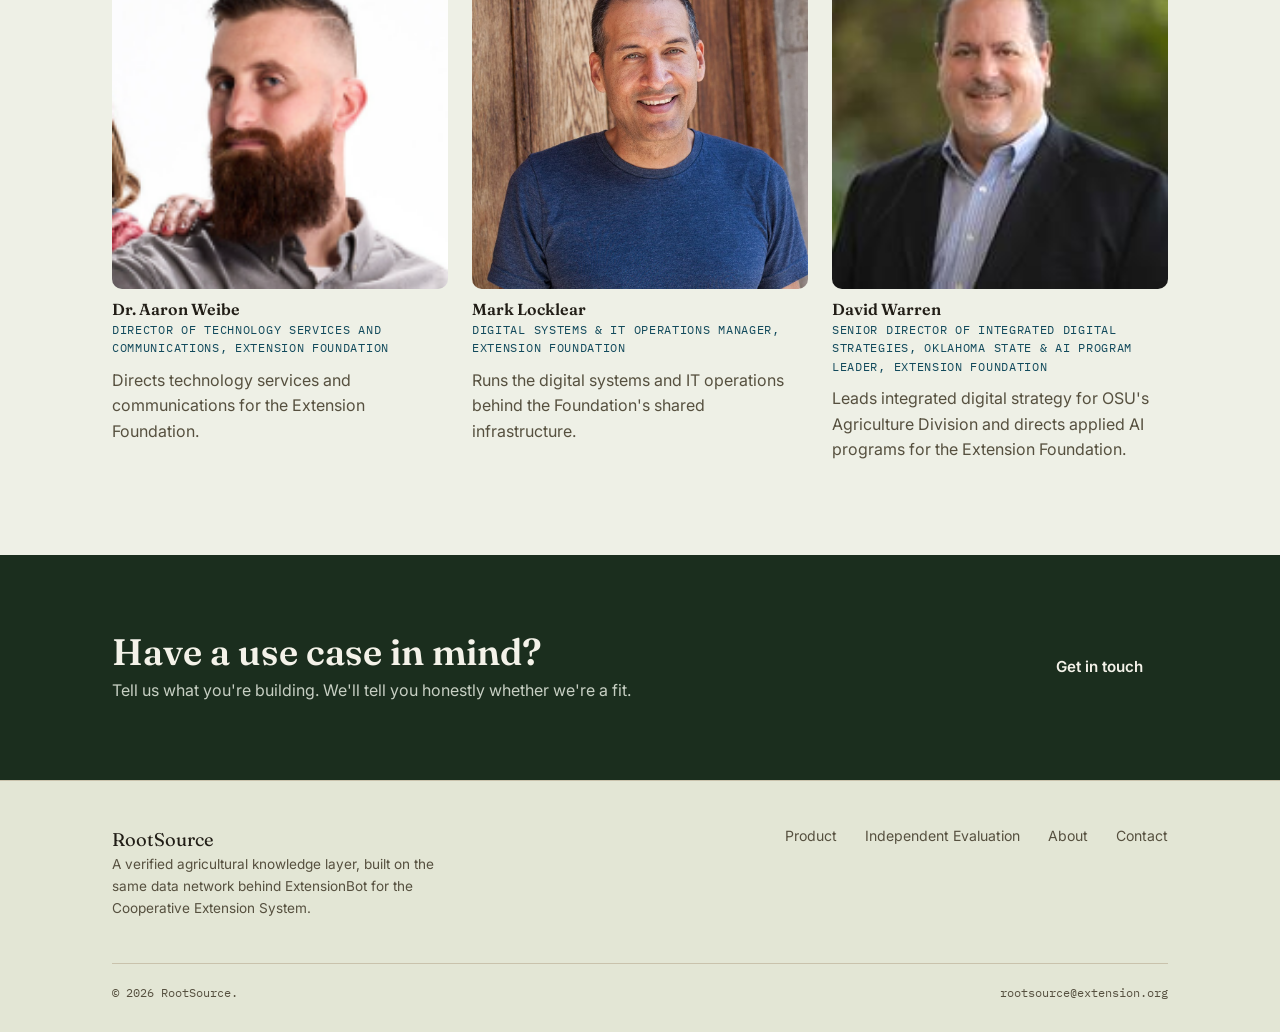
<file: about.html>
<!DOCTYPE html>
<html lang="en">
<head>
<meta charset="UTF-8">
<meta name="viewport" content="width=device-width, initial-scale=1.0">
<title>About — RootSource</title>
<meta name="description" content="RootSource is built and operated by the Extension Foundation, a 501(c)(3) nonprofit, to bring cited, land-grant-verified answers to private-sector agriculture — with revenue reinvested in the Foundation's public mission.">
<link rel="preconnect" href="https://fonts.googleapis.com">
<link href="https://fonts.googleapis.com/css2?family=Fraunces:ital,wght@0,400;0,500;0,600;1,500&family=Inter:wght@400;500;600;700&family=IBM+Plex+Mono:wght@400;500;600&display=swap" rel="stylesheet">
<link rel="stylesheet" href="styles.css">
</head>
<body>

<header class="site">
  <nav class="nav">
    <a href="index.html" class="brand">
      <svg class="brand-mark" viewBox="0 0 32 32" fill="none" xmlns="http://www.w3.org/2000/svg" aria-hidden="true">
        <defs><clipPath id="brandRootClip-about"><rect width="32" height="32" rx="7"/></clipPath></defs>
        <g clip-path="url(#brandRootClip-about)">
          <rect width="32" height="32" fill="#1B2E1E"/>
          <rect y="0" width="32" height="9" fill="#B9862E"/>
          <rect y="9" width="32" height="7" fill="#8F6520"/>
        </g>
        <path d="M16 3 L16 20 M15 9 L10 12 M17 12 L23 15 M16 20 L10 26 M16 20 L16 28 M16 20 L22 26" stroke="#FBF9F3" stroke-width="1.8" stroke-linecap="round" stroke-linejoin="round"/>
        <circle cx="16" cy="3" r="2.4" fill="#1C6E8C"/>
      </svg>
      RootSource
    </a>
    <button class="nav-toggle" id="navToggle" aria-expanded="false" aria-controls="navLinks">Menu</button>
    <ul class="nav-links" id="navLinks">
      <li><a href="index.html">Product</a></li>
      <li><a href="evaluation.html">Independent Evaluation</a></li>
      <li><a href="about.html" class="active">About</a></li>
      <li><a href="contact.html">Talk to us</a></li>
    </ul>
  </nav>
</header>

<main>

  <section class="page-hero">
    <div class="wrap">
      <div class="eyebrow">About RootSource</div>
      <h1>We spent years building the boring infrastructure.</h1>
      <p class="lede">RootSource is a commercial product built on top of the data infrastructure originally developed for the Cooperative Extension System — a public research network that answers agricultural questions for free, with citations, at land-grant universities across the country. We took the part of that system private-sector teams kept asking for and packaged it as an API.</p>
    </div>
  </section>

  <div class="strata"><span class="s1"></span><span class="s2"></span><span class="s3"></span><span class="s4"></span></div>

  <section>
    <div class="wrap about-grid">
      <div>
        <h2>How we got here</h2>
        <p>RootSource is built and operated by the <strong>Extension Foundation</strong>, a 501(c)(3) nonprofit that has spent years building shared infrastructure, professional development, and applied AI research for the Cooperative Extension System. The Foundation's work exists so that no single institution has to solve the same data or technology problem alone.</p>
        <p>That work already includes ExtensionBot, a citation-grounded conversational AI used directly by the public, and MERLIN, the data infrastructure that aggregates and validates research content from land-grant institutions nationwide to keep it current.</p>
      </div>
      <div class="timeline">
        <div class="timeline-item">
          <span class="yr">Phase 1</span>
          <h3>The aggregation network</h3>
          <p>A crawling and validation pipeline built by the Extension Foundation to keep a public Extension chatbot grounded in current, source-cited research from institutions nationwide.</p>
        </div>
        <div class="timeline-item">
          <span class="yr">Phase 2</span>
          <h3>The retrieval layer matures</h3>
          <p>State-aware weighting, honest no-match handling, and a citation format specific enough that a grower could click through and check it themselves.</p>
        </div>
        <div class="timeline-item">
          <span class="yr">Phase 3</span>
          <h3>Private-sector demand</h3>
          <p>Ag-tech teams asked for API access to the same grounded answers, for use in products the public network was never built to serve directly.</p>
        </div>
        <div class="timeline-item">
          <span class="yr">Phase 4</span>
          <h3>RootSource, spun out</h3>
          <p>A dedicated product and brand, built to fund the Foundation's public mission rather than compete with it.</p>
        </div>
      </div>
    </div>
  </section>

  <div class="strata"><span class="s1"></span><span class="s2"></span><span class="s3"></span><span class="s4"></span></div>

  <section class="section-alt">
    <div class="wrap">
      <div class="section-head">
        <div class="eyebrow">Where the revenue goes</div>
        <h2>A commercial product, in service of a nonprofit mission.</h2>
        <p>The Extension Foundation doesn't operate RootSource to build a separate bottom line. Revenue from RootSource is directed back into the Foundation's core work — the same programs that built the data network RootSource runs on, and the same ones that keep Extension's public tools free for the institutions and communities they were built for.</p>
      </div>
      <div class="values-grid">
        <div class="value-card">
          <h3>Professional development</h3>
          <p>Training and support that helps Extension educators across the country adopt new data practices and technology without starting from zero at every institution.</p>
        </div>
        <div class="value-card">
          <h3>Shared tools &amp; infrastructure</h3>
          <p>Continued development of ExtensionBot, MERLIN, and the crawler network they depend on — kept free at the point of use for land-grant institutions and the public.</p>
        </div>
        <div class="value-card">
          <h3>Applied AI research</h3>
          <p>Ongoing research into how AI can responsibly serve Cooperative Extension's mission, rather than research funded only when a grant cycle allows it.</p>
        </div>
      </div>
    </div>
  </section>

  <section>
    <div class="wrap">
      <div class="section-head">
        <div class="eyebrow">What we hold onto</div>
        <h2>The rules we don't bend for a sales cycle.</h2>
      </div>
      <div class="values-grid">
        <div class="value-card">
          <h3>Cite or say nothing</h3>
          <p>An answer without a source isn't a feature we ship. If the network can't back a claim, the honest answer is "we don't know" — not a fluent guess.</p>
        </div>
        <div class="value-card">
          <h3>The source stays visible</h3>
          <p>Citations aren't a tooltip you have to hunt for. They're rendered as part of the answer, every time, in every integration.</p>
        </div>
        <div class="value-card">
          <h3>Regional truth over average truth</h3>
          <p>An answer that's correct on average and wrong for the grower's actual state isn't useful. Localization isn't a nice-to-have layer — it's load-bearing.</p>
        </div>
      </div>
    </div>
  </section>

  <section>
    <div class="wrap">
      <div class="section-head">
        <div class="eyebrow">Team</div>
        <h2>Small team. No handoffs.</h2>
        <p>RootSource is run by a small team with a background in agricultural data infrastructure and Extension partnerships — the people who built the pipeline are still the people who maintain it.</p>
      </div>
      <div class="team-grid">
        <div class="team-card">
          <img class="team-avatar" src="images/aaron-weibe.png" alt="Dr. Aaron Weibe">
          <h3>Dr. Aaron Weibe</h3>
          <span class="role">Director of Technology Services and Communications, Extension Foundation</span>
          <p>Directs technology services and communications for the Extension Foundation.</p>
        </div>
        <div class="team-card">
          <img class="team-avatar" src="images/mark-locklear.png" alt="Mark Locklear">
          <h3>Mark Locklear</h3>
          <span class="role">Digital Systems &amp; IT Operations Manager, Extension Foundation</span>
          <p>Runs the digital systems and IT operations behind the Foundation's shared infrastructure.</p>
        </div>
        <div class="team-card">
          <img class="team-avatar" src="images/david-warren.png" alt="Dr. David Warren">
          <h3>David Warren</h3>
          <span class="role">Senior Director of Integrated Digital Strategies, Oklahoma State &amp; AI Program Leader, Extension Foundation</span>
          <p>Leads integrated digital strategy for OSU's Agriculture Division and directs applied AI programs for the Extension Foundation.</p>
        </div>
      </div>
    </div>
  </section>

  <section class="section-dark">
    <div class="wrap">
      <div class="cta-band" style="background:transparent; padding:0;">
        <div>
          <h2>Have a use case in mind?</h2>
          <p class="ink-soft-dark">Tell us what you're building. We'll tell you honestly whether we're a fit.</p>
        </div>
        <a href="contact.html" class="btn btn-primary">Get in touch</a>
      </div>
    </div>
  </section>

</main>

<footer class="site">
  <div class="wrap">
    <div class="footer-grid">
      <div>
        <div class="footer-brand">RootSource</div>
        <p class="footer-note">A verified agricultural knowledge layer, built on the same data network behind ExtensionBot for the Cooperative Extension System.</p>
      </div>
      <ul class="footer-links">
        <li><a href="index.html">Product</a></li>
        <li><a href="evaluation.html">Independent Evaluation</a></li>
        <li><a href="about.html">About</a></li>
        <li><a href="contact.html">Contact</a></li>
      </ul>
    </div>
    <div class="footer-bottom">
      <span>© 2026 RootSource.</span>
      <span>rootsource@extension.org</span>
    </div>
  </div>
</footer>

<script src="script.js"></script>
</body>
</html>
</file>
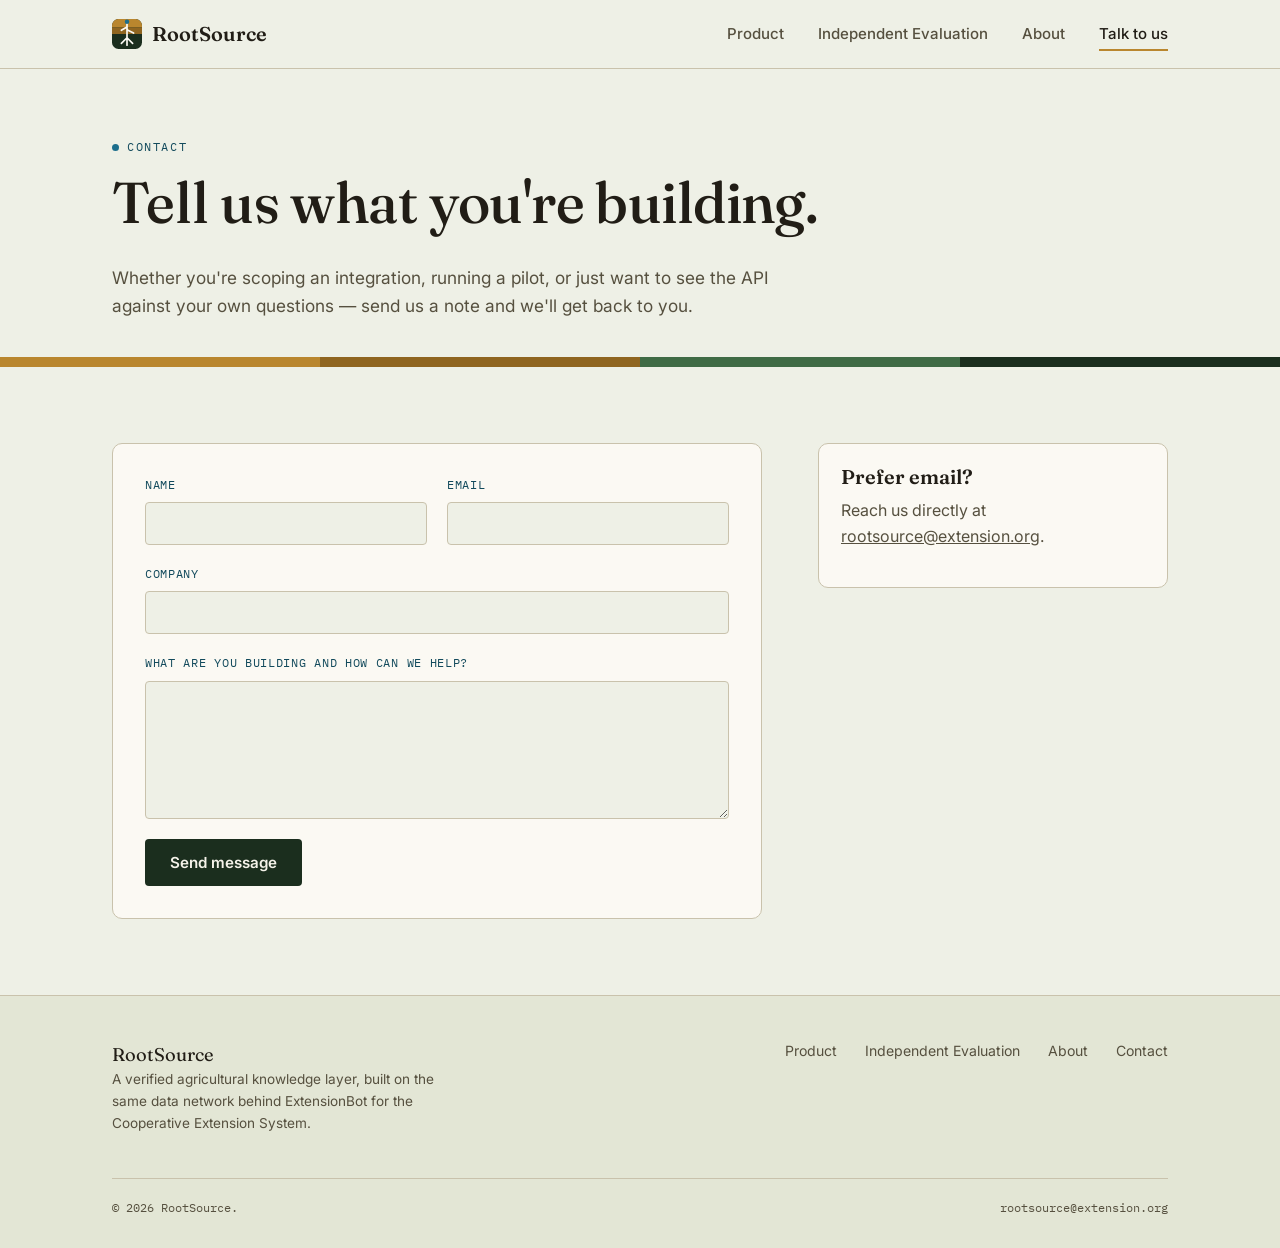
<file: contact.html>
<!DOCTYPE html>
<html lang="en">
<head>
<meta charset="UTF-8">
<meta name="viewport" content="width=device-width, initial-scale=1.0">
<title>Contact — RootSource</title>
<meta name="description" content="Get in touch with RootSource about API access, pilots, or partnership questions.">
<link rel="preconnect" href="https://fonts.googleapis.com">
<link href="https://fonts.googleapis.com/css2?family=Fraunces:ital,wght@0,400;0,500;0,600;1,500&family=Inter:wght@400;500;600;700&family=IBM+Plex+Mono:wght@400;500;600&display=swap" rel="stylesheet">
<link rel="stylesheet" href="styles.css">
</head>
<body>

<header class="site">
  <nav class="nav">
    <a href="index.html" class="brand">
      <svg class="brand-mark" viewBox="0 0 32 32" fill="none" xmlns="http://www.w3.org/2000/svg" aria-hidden="true">
        <defs><clipPath id="brandRootClip-contact"><rect width="32" height="32" rx="7"/></clipPath></defs>
        <g clip-path="url(#brandRootClip-contact)">
          <rect width="32" height="32" fill="#1B2E1E"/>
          <rect y="0" width="32" height="9" fill="#B9862E"/>
          <rect y="9" width="32" height="7" fill="#8F6520"/>
        </g>
        <path d="M16 3 L16 20 M15 9 L10 12 M17 12 L23 15 M16 20 L10 26 M16 20 L16 28 M16 20 L22 26" stroke="#FBF9F3" stroke-width="1.8" stroke-linecap="round" stroke-linejoin="round"/>
        <circle cx="16" cy="3" r="2.4" fill="#1C6E8C"/>
      </svg>
      RootSource
    </a>
    <button class="nav-toggle" id="navToggle" aria-expanded="false" aria-controls="navLinks">Menu</button>
    <ul class="nav-links" id="navLinks">
      <li><a href="index.html">Product</a></li>
      <li><a href="evaluation.html">Independent Evaluation</a></li>
      <li><a href="about.html">About</a></li>
      <li><a href="contact.html" class="active">Talk to us</a></li>
    </ul>
  </nav>
</header>

<main>

  <section class="page-hero">
    <div class="wrap">
      <div class="eyebrow">Contact</div>
      <h1>Tell us what you're building.</h1>
      <p class="lede">Whether you're scoping an integration, running a pilot, or just want to see the API against your own questions — send us a note and we'll get back to you.</p>
    </div>
  </section>

  <div class="strata"><span class="s1"></span><span class="s2"></span><span class="s3"></span><span class="s4"></span></div>

  <section>
    <div class="wrap contact-grid">
      <form class="contact-form" id="contactForm" novalidate>
        <div class="form-row">
          <div class="form-field">
            <label for="name">Name</label>
            <input type="text" id="name" name="name" autocomplete="name" required>
          </div>
          <div class="form-field">
            <label for="email">Email</label>
            <input type="email" id="email" name="email" autocomplete="email" required>
          </div>
        </div>
        <div class="form-field">
          <label for="company">Company</label>
          <input type="text" id="company" name="company" autocomplete="organization">
        </div>
        <div class="form-field">
          <label for="message">What are you building and how can we help?</label>
          <textarea id="message" name="message" rows="6" required></textarea>
        </div>
        <button type="submit" class="btn btn-primary">Send message</button>
        <p class="form-note" id="formNote" role="status" aria-live="polite" hidden>Thanks — this is a demo form on a fictitious product, so nothing was actually sent. In a real build, this would reach the RootSource team.</p>
      </form>
      <div class="contact-aside">
        <div class="value-card">
          <h3>Prefer email?</h3>
          <p>Reach us directly at <a href="mailto:rootsource@extension.org">rootsource@extension.org</a>.</p>
        </div>
      </div>
    </div>
  </section>

</main>

<footer class="site">
  <div class="wrap">
    <div class="footer-grid">
      <div>
        <div class="footer-brand">RootSource</div>
        <p class="footer-note">A verified agricultural knowledge layer, built on the same data network behind ExtensionBot for the Cooperative Extension System.</p>
      </div>
      <ul class="footer-links">
        <li><a href="index.html">Product</a></li>
        <li><a href="evaluation.html">Independent Evaluation</a></li>
        <li><a href="about.html">About</a></li>
        <li><a href="contact.html" class="active">Contact</a></li>
      </ul>
    </div>
    <div class="footer-bottom">
      <span>© 2026 RootSource.</span>
      <span>rootsource@extension.org</span>
    </div>
  </div>
</footer>

<script src="script.js"></script>
</body>
</html>
</file>
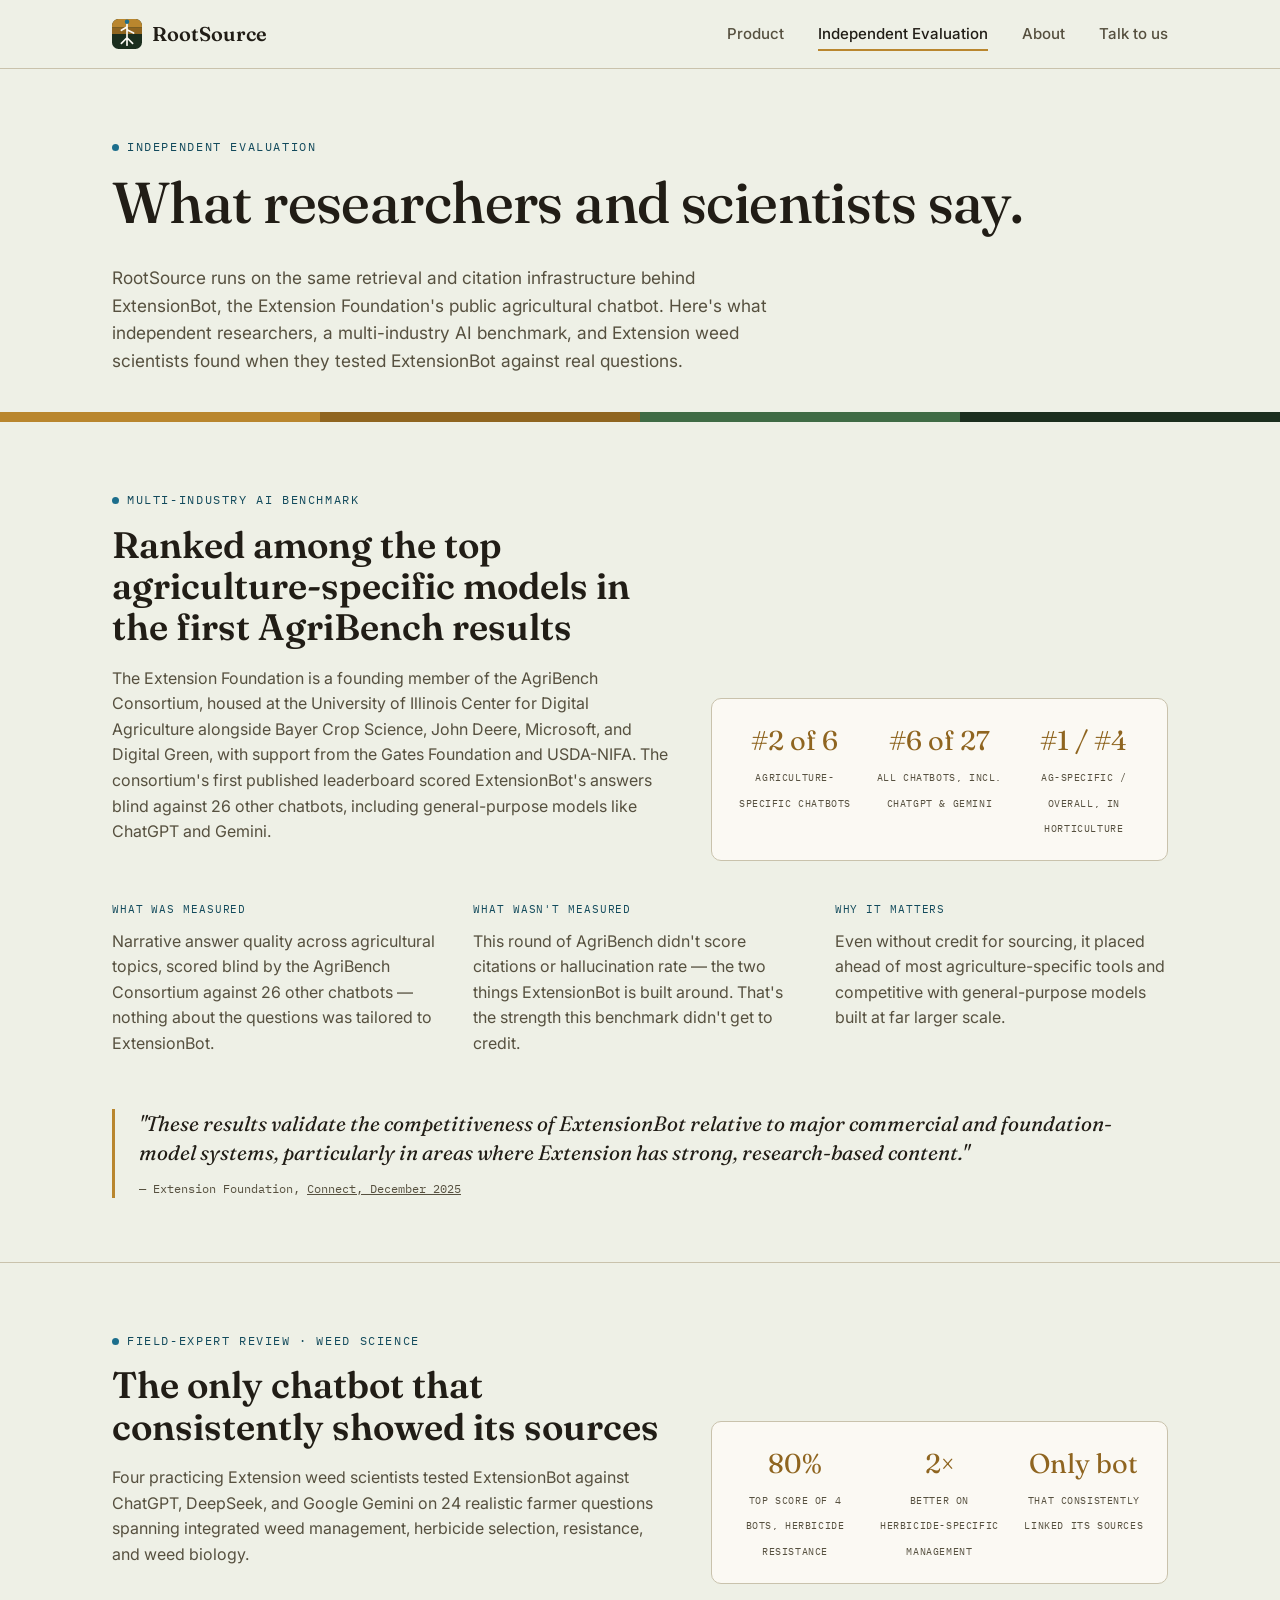
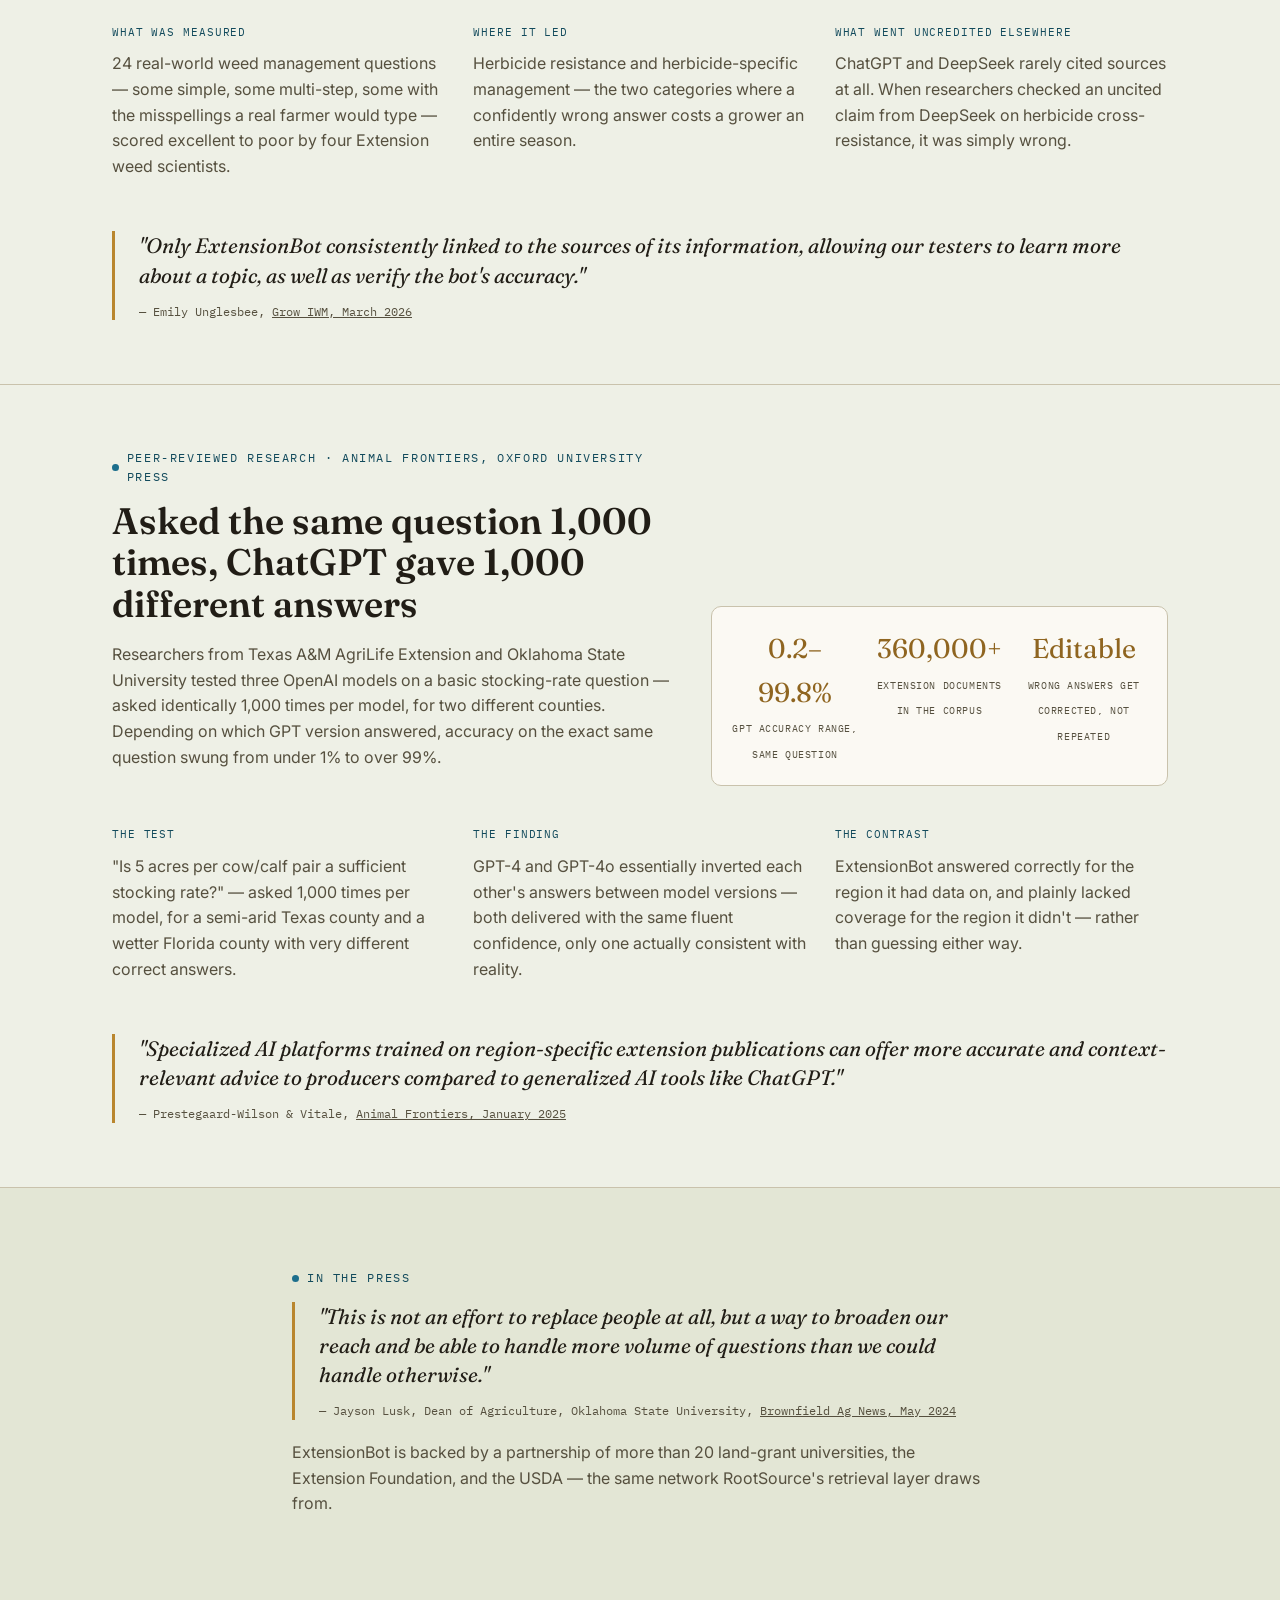
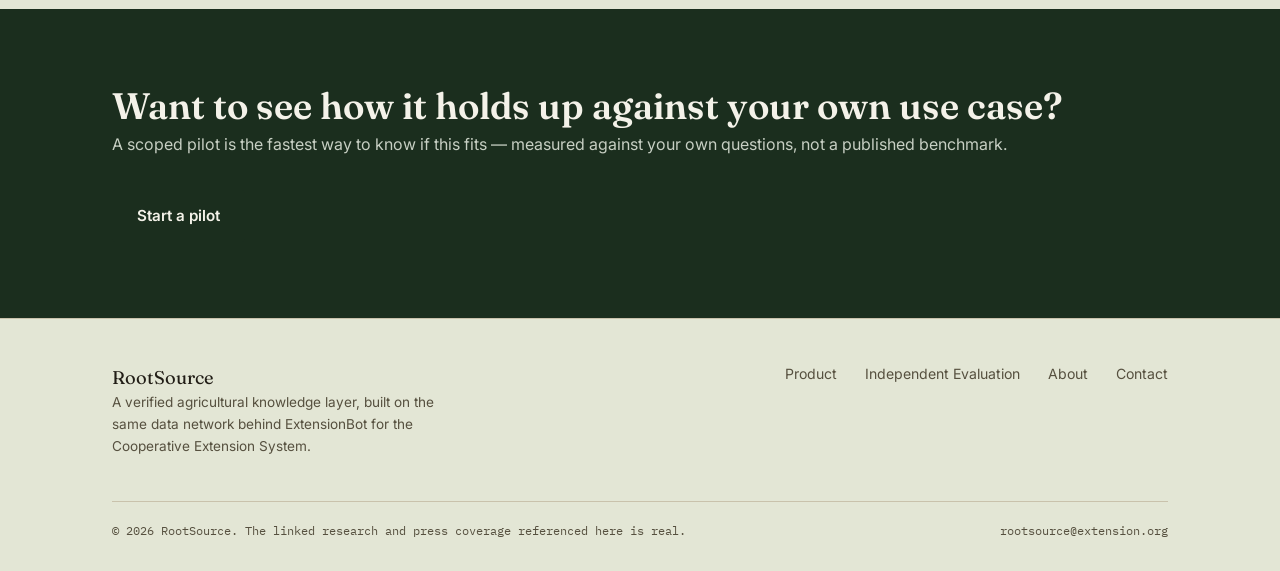
<file: evaluation.html>
<!DOCTYPE html>
<html lang="en">
<head>
<meta charset="UTF-8">
<meta name="viewport" content="width=device-width, initial-scale=1.0">
<title>Independent Evaluation — RootSource</title>
<meta name="description" content="Independent, third-party research and field-expert reviews of ExtensionBot, built on the same retrieval and citation infrastructure behind RootSource.">
<link rel="preconnect" href="https://fonts.googleapis.com">
<link href="https://fonts.googleapis.com/css2?family=Fraunces:ital,wght@0,400;0,500;0,600;1,500&family=Inter:wght@400;500;600;700&family=IBM+Plex+Mono:wght@400;500;600&display=swap" rel="stylesheet">
<link rel="stylesheet" href="styles.css">
</head>
<body>

<header class="site">
  <nav class="nav">
    <a href="index.html" class="brand">
      <svg class="brand-mark" viewBox="0 0 32 32" fill="none" xmlns="http://www.w3.org/2000/svg" aria-hidden="true">
        <defs><clipPath id="brandRootClip-evaluation"><rect width="32" height="32" rx="7"/></clipPath></defs>
        <g clip-path="url(#brandRootClip-evaluation)">
          <rect width="32" height="32" fill="#1B2E1E"/>
          <rect y="0" width="32" height="9" fill="#B9862E"/>
          <rect y="9" width="32" height="7" fill="#8F6520"/>
        </g>
        <path d="M16 3 L16 20 M15 9 L10 12 M17 12 L23 15 M16 20 L10 26 M16 20 L16 28 M16 20 L22 26" stroke="#FBF9F3" stroke-width="1.8" stroke-linecap="round" stroke-linejoin="round"/>
        <circle cx="16" cy="3" r="2.4" fill="#1C6E8C"/>
      </svg>
      RootSource
    </a>
    <button class="nav-toggle" id="navToggle" aria-expanded="false" aria-controls="navLinks">Menu</button>
    <ul class="nav-links" id="navLinks">
      <li><a href="index.html">Product</a></li>
      <li><a href="evaluation.html" class="active">Independent Evaluation</a></li>
      <li><a href="about.html">About</a></li>
      <li><a href="contact.html">Talk to us</a></li>
    </ul>
  </nav>
</header>

<main>

  <section class="page-hero">
    <div class="wrap">
      <div class="eyebrow">Independent evaluation</div>
      <h1>What researchers and scientists say.</h1>
      <p class="lede">RootSource runs on the same retrieval and citation infrastructure behind ExtensionBot, the Extension Foundation's public agricultural chatbot. Here's what independent researchers, a multi-industry AI benchmark, and Extension weed scientists found when they tested ExtensionBot against real questions.</p>
    </div>
  </section>

  <div class="strata"><span class="s1"></span><span class="s2"></span><span class="s3"></span><span class="s4"></span></div>

  <!-- ============ AGRIBENCH ============ -->
  <section class="case-study" id="agribench">
    <div class="wrap">
      <div class="case-head">
        <div>
          <div class="eyebrow">Multi-industry AI benchmark</div>
          <h2>Ranked among the top agriculture-specific models in the first AgriBench results</h2>
          <p>The Extension Foundation is a founding member of the AgriBench Consortium, housed at the University of Illinois Center for Digital Agriculture alongside Bayer Crop Science, John Deere, Microsoft, and Digital Green, with support from the Gates Foundation and USDA-NIFA. The consortium's first published leaderboard scored ExtensionBot's answers blind against 26 other chatbots, including general-purpose models like ChatGPT and Gemini.</p>
        </div>
        <div class="case-stats">
          <div><span class="num">#2 of 6</span><span class="lbl">agriculture-specific chatbots</span></div>
          <div><span class="num">#6 of 27</span><span class="lbl">all chatbots, incl. ChatGPT &amp; Gemini</span></div>
          <div><span class="num">#1 / #4</span><span class="lbl">ag-specific / overall, in horticulture</span></div>
        </div>
      </div>

      <div class="case-body">
        <div class="col">
          <span class="k">What was measured</span>
          <p>Narrative answer quality across agricultural topics, scored blind by the AgriBench Consortium against 26 other chatbots — nothing about the questions was tailored to ExtensionBot.</p>
        </div>
        <div class="col">
          <span class="k">What wasn't measured</span>
          <p>This round of AgriBench didn't score citations or hallucination rate — the two things ExtensionBot is built around. That's the strength this benchmark didn't get to credit.</p>
        </div>
        <div class="col">
          <span class="k">Why it matters</span>
          <p>Even without credit for sourcing, it placed ahead of most agriculture-specific tools and competitive with general-purpose models built at far larger scale.</p>
        </div>
      </div>

      <blockquote class="pull">
        "These results validate the competitiveness of ExtensionBot relative to major commercial and foundation-model systems, particularly in areas where Extension has strong, research-based content."
        <cite>— Extension Foundation, <a href="https://connect.extension.org/blog/extensionbot-highly-ranked-in-first-ever-agribench-results">Connect, December 2025</a></cite>
      </blockquote>
    </div>
  </section>

  <!-- ============ BATTLE OF THE BOTS ============ -->
  <section class="case-study" id="battle-of-the-bots">
    <div class="wrap">
      <div class="case-head">
        <div>
          <div class="eyebrow">Field-expert review · weed science</div>
          <h2>The only chatbot that consistently showed its sources</h2>
          <p>Four practicing Extension weed scientists tested ExtensionBot against ChatGPT, DeepSeek, and Google Gemini on 24 realistic farmer questions spanning integrated weed management, herbicide selection, resistance, and weed biology.</p>
        </div>
        <div class="case-stats">
          <div><span class="num">80%</span><span class="lbl">top score of 4 bots, herbicide resistance</span></div>
          <div><span class="num">2×</span><span class="lbl">better on herbicide-specific management</span></div>
          <div><span class="num">Only bot</span><span class="lbl">that consistently linked its sources</span></div>
        </div>
      </div>

      <div class="case-body">
        <div class="col">
          <span class="k">What was measured</span>
          <p>24 real-world weed management questions — some simple, some multi-step, some with the misspellings a real farmer would type — scored excellent to poor by four Extension weed scientists.</p>
        </div>
        <div class="col">
          <span class="k">Where it led</span>
          <p>Herbicide resistance and herbicide-specific management — the two categories where a confidently wrong answer costs a grower an entire season.</p>
        </div>
        <div class="col">
          <span class="k">What went uncredited elsewhere</span>
          <p>ChatGPT and DeepSeek rarely cited sources at all. When researchers checked an uncited claim from DeepSeek on herbicide cross-resistance, it was simply wrong.</p>
        </div>
      </div>

      <blockquote class="pull">
        "Only ExtensionBot consistently linked to the sources of its information, allowing our testers to learn more about a topic, as well as verify the bot's accuracy."
        <cite>— Emily Unglesbee, <a href="https://growiwm.org/battle-of-the-bots-ai-takes-on-weed-management-questions/">Grow IWM, March 2026</a></cite>
      </blockquote>
    </div>
  </section>

  <!-- ============ ANIMAL FRONTIERS ============ -->
  <section class="case-study" id="animal-frontiers">
    <div class="wrap">
      <div class="case-head">
        <div>
          <div class="eyebrow">Peer-reviewed research · Animal Frontiers, Oxford University Press</div>
          <h2>Asked the same question 1,000 times, ChatGPT gave 1,000 different answers</h2>
          <p>Researchers from Texas A&amp;M AgriLife Extension and Oklahoma State University tested three OpenAI models on a basic stocking-rate question — asked identically 1,000 times per model, for two different counties. Depending on which GPT version answered, accuracy on the exact same question swung from under 1% to over 99%.</p>
        </div>
        <div class="case-stats">
          <div><span class="num">0.2–99.8%</span><span class="lbl">GPT accuracy range, same question</span></div>
          <div><span class="num">360,000+</span><span class="lbl">Extension documents in the corpus</span></div>
          <div><span class="num">Editable</span><span class="lbl">wrong answers get corrected, not repeated</span></div>
        </div>
      </div>

      <div class="case-body">
        <div class="col">
          <span class="k">The test</span>
          <p>"Is 5 acres per cow/calf pair a sufficient stocking rate?" — asked 1,000 times per model, for a semi-arid Texas county and a wetter Florida county with very different correct answers.</p>
        </div>
        <div class="col">
          <span class="k">The finding</span>
          <p>GPT-4 and GPT-4o essentially inverted each other's answers between model versions — both delivered with the same fluent confidence, only one actually consistent with reality.</p>
        </div>
        <div class="col">
          <span class="k">The contrast</span>
          <p>ExtensionBot answered correctly for the region it had data on, and plainly lacked coverage for the region it didn't — rather than guessing either way.</p>
        </div>
      </div>

      <blockquote class="pull">
        "Specialized AI platforms trained on region-specific extension publications can offer more accurate and context-relevant advice to producers compared to generalized AI tools like ChatGPT."
        <cite>— Prestegaard-Wilson &amp; Vitale, <a href="https://pmc.ncbi.nlm.nih.gov/articles/PMC11700584/">Animal Frontiers, January 2025</a></cite>
      </blockquote>
    </div>
  </section>

  <!-- ============ PRESS MENTION ============ -->
  <section class="section-alt">
    <div class="wrap" style="max-width:760px">
      <div class="eyebrow">In the press</div>
      <blockquote class="pull" style="margin-top:0">
        "This is not an effort to replace people at all, but a way to broaden our reach and be able to handle more volume of questions than we could handle otherwise."
        <cite>— Jayson Lusk, Dean of Agriculture, Oklahoma State University, <a href="https://www.brownfieldagnews.com/news/extensionbot-here-to-help/">Brownfield Ag News, May 2024</a></cite>
      </blockquote>
      <p style="margin-top:20px">ExtensionBot is backed by a partnership of more than 20 land-grant universities, the Extension Foundation, and the USDA — the same network RootSource's retrieval layer draws from.</p>
    </div>
  </section>

  <section class="section-dark">
    <div class="wrap">
      <div class="cta-band" style="background:transparent; padding:0;">
        <div>
          <h2>Want to see how it holds up against your own use case?</h2>
          <p class="ink-soft-dark">A scoped pilot is the fastest way to know if this fits — measured against your own questions, not a published benchmark.</p>
        </div>
        <a href="mailto:rootsource@extension.org" class="btn btn-primary">Start a pilot</a>
      </div>
    </div>
  </section>

</main>

<footer class="site">
  <div class="wrap">
    <div class="footer-grid">
      <div>
        <div class="footer-brand">RootSource</div>
        <p class="footer-note">A verified agricultural knowledge layer, built on the same data network behind ExtensionBot for the Cooperative Extension System.</p>
      </div>
      <ul class="footer-links">
        <li><a href="index.html">Product</a></li>
        <li><a href="evaluation.html">Independent Evaluation</a></li>
        <li><a href="about.html">About</a></li>
        <li><a href="contact.html">Contact</a></li>
      </ul>
    </div>
    <div class="footer-bottom">
      <span>© 2026 RootSource. The linked research and press coverage referenced here is real.</span>
      <span>rootsource@extension.org</span>
    </div>
  </div>
</footer>

<script src="script.js"></script>
</body>
</html>
</file>
<file: styles.css>
/* ============================================================
   ROOTSOURCE — design tokens
   Palette drawn from a soil horizon: topsoil gold, subsoil rust,
   bedrock green, and a "verification ink" blue used only for
   citation marks and stamps.
   ============================================================ */

:root {
  --bg: #EEF0E6;
  --bg-alt: #E3E6D5;
  --card: #FBF9F3;
  --ink: #211D16;
  --ink-soft: #56503F;
  --line: #C9C2AC;

  --gold: #B9862E;
  --gold-dark: #8F6520;
  --green: #2F5233;
  --green-soft: #3F6B45;
  --green-deep: #1B2E1E;
  --stamp: #1C6E8C;
  --stamp-deep: #124A5C;

  --font-display: "Fraunces", Georgia, serif;
  --font-body: "Inter", -apple-system, BlinkMacSystemFont, "Segoe UI", sans-serif;
  --font-mono: "IBM Plex Mono", "SFMono-Regular", Consolas, monospace;

  --radius-sm: 4px;
  --radius-md: 10px;
  --container: 1120px;
}

* { box-sizing: border-box; }
html { scroll-behavior: smooth; }

body {
  margin: 0;
  background: var(--bg);
  color: var(--ink);
  font-family: var(--font-body);
  font-size: 16px;
  line-height: 1.6;
  -webkit-font-smoothing: antialiased;
}

img { max-width: 100%; display: block; }

a { color: inherit; }

.wrap {
  max-width: var(--container);
  margin: 0 auto;
  padding: 0 32px;
}

h1, h2, h3, h4 {
  font-family: var(--font-display);
  font-weight: 600;
  line-height: 1.12;
  margin: 0 0 0.5em;
  color: var(--ink);
}

h1 { font-size: clamp(2.4rem, 5vw, 3.6rem); font-weight: 500; letter-spacing: -0.01em; }
h2 { font-size: clamp(1.7rem, 3.2vw, 2.3rem); }
h3 { font-size: 1.25rem; }

p { margin: 0 0 1em; color: var(--ink-soft); }

.eyebrow {
  font-family: var(--font-mono);
  font-size: 0.72rem;
  letter-spacing: 0.14em;
  text-transform: uppercase;
  color: var(--stamp-deep);
  display: inline-flex;
  align-items: center;
  gap: 8px;
  margin-bottom: 14px;
}

.eyebrow::before {
  content: "";
  width: 7px;
  height: 7px;
  border-radius: 50%;
  background: var(--stamp);
  display: inline-block;
}

/* focus visibility */
a:focus-visible, button:focus-visible {
  outline: 2px solid var(--stamp);
  outline-offset: 3px;
}

@media (prefers-reduced-motion: reduce) {
  * { animation: none !important; transition: none !important; }
  html { scroll-behavior: auto; }
}

/* ============================================================
   HEADER / NAV
   ============================================================ */

header.site {
  position: sticky;
  top: 0;
  z-index: 40;
  background: rgba(238, 240, 230, 0.92);
  backdrop-filter: blur(6px);
  border-bottom: 1px solid var(--line);
}

.nav {
  display: flex;
  align-items: center;
  justify-content: space-between;
  padding: 18px 32px;
  max-width: var(--container);
  margin: 0 auto;
}

.brand {
  display: flex;
  align-items: center;
  gap: 10px;
  text-decoration: none;
  font-family: var(--font-display);
  font-size: 1.25rem;
  font-weight: 600;
  color: var(--ink);
}

.brand-mark {
  width: 30px;
  height: 30px;
  flex-shrink: 0;
}

.nav-links {
  display: flex;
  align-items: center;
  gap: 34px;
  list-style: none;
  margin: 0;
  padding: 0;
  font-size: 0.94rem;
  font-weight: 500;
}

.nav-links a {
  text-decoration: none;
  color: var(--ink-soft);
  padding: 6px 0;
  border-bottom: 2px solid transparent;
  transition: color 0.15s ease, border-color 0.15s ease;
}

.nav-links a:hover { color: var(--ink); }

.nav-links a.active {
  color: var(--ink);
  border-bottom-color: var(--gold);
}


.nav-toggle {
  display: none;
  background: none;
  border: 1px solid var(--line);
  border-radius: var(--radius-sm);
  padding: 8px 10px;
  font-family: var(--font-mono);
  font-size: 0.8rem;
  cursor: pointer;
}

@media (max-width: 780px) {
  .nav-toggle { display: block; }
  .nav-links {
    position: absolute;
    top: 100%;
    left: 0;
    right: 0;
    background: var(--bg);
    border-bottom: 1px solid var(--line);
    flex-direction: column;
    align-items: flex-start;
    gap: 0;
    padding: 8px 32px 18px;
    display: none;
  }
  .nav-links.open { display: flex; }
  .nav-links li { width: 100%; }
  .nav-links a { display: block; padding: 12px 0; }
}

/* ============================================================
   BUTTONS
   ============================================================ */

.btn {
  display: inline-flex;
  align-items: center;
  gap: 8px;
  font-family: var(--font-body);
  font-weight: 600;
  font-size: 0.95rem;
  padding: 13px 24px;
  border-radius: var(--radius-sm);
  text-decoration: none;
  border: 1px solid transparent;
  cursor: pointer;
  transition: transform 0.12s ease, background 0.15s ease, border-color 0.15s ease;
}

.btn-primary {
  background: var(--green-deep);
  color: #F4F2E9;
}
.btn-primary:hover { background: var(--green-soft); transform: translateY(-1px); }

.btn-ghost {
  background: transparent;
  border-color: var(--ink);
  color: var(--ink);
}
.btn-ghost:hover { border-color: var(--gold-dark); color: var(--gold-dark); }

.btn-row { display: flex; gap: 16px; flex-wrap: wrap; }

/* ============================================================
   HERO
   ============================================================ */

.hero {
  padding: 84px 0 60px;
}

.hero-grid {
  display: grid;
  grid-template-columns: 1.05fr 0.95fr;
  gap: 56px;
  align-items: center;
}

.hero-copy p.lede {
  font-size: 1.14rem;
  max-width: 46ch;
}

@media (max-width: 900px) {
  .hero-grid { grid-template-columns: 1fr; }
}

/* --- demo card: the signature element --- */

.demo-card {
  position: relative;
  background: var(--card);
  border: 1px solid var(--line);
  border-radius: var(--radius-md);
  box-shadow: 0 30px 60px -30px rgba(33, 29, 22, 0.35);
  overflow: hidden;
}

.demo-card-head {
  display: flex;
  align-items: center;
  justify-content: space-between;
  padding: 14px 20px;
  border-bottom: 1px solid var(--line);
  font-family: var(--font-mono);
  font-size: 0.72rem;
  letter-spacing: 0.06em;
  text-transform: uppercase;
  color: var(--ink-soft);
}

.dots { display: flex; gap: 6px; }
.dots span {
  width: 8px; height: 8px; border-radius: 50%;
  background: var(--line);
}

.demo-query {
  padding: 20px 22px 4px;
  font-family: var(--font-mono);
  font-size: 0.86rem;
}
.demo-query .who {
  color: var(--stamp-deep);
  font-weight: 600;
}

.demo-answer {
  padding: 8px 22px 22px;
  font-size: 0.95rem;
  color: var(--ink);
}

.cite {
  font-family: var(--font-mono);
  font-size: 0.62rem;
  vertical-align: super;
  color: #fff;
  background: var(--stamp);
  padding: 1px 5px;
  border-radius: 50px;
  margin-left: 2px;
}

.citation-sources {
  display: flex;
  flex-wrap: wrap;
  gap: 8px;
  margin: 4px 0 14px;
}

.demo-sources {
  border-top: 1px dashed var(--line);
  padding: 14px 22px 20px;
  display: flex;
  flex-wrap: wrap;
  gap: 8px;
}

.source-chip {
  font-family: var(--font-mono);
  font-size: 0.68rem;
  background: var(--bg-alt);
  border: 1px solid var(--line);
  padding: 5px 10px;
  border-radius: 50px;
  color: var(--ink-soft);
  display: inline-flex;
  align-items: center;
  gap: 6px;
}

.chip-num {
  display: inline-flex;
  align-items: center;
  justify-content: center;
  width: 14px;
  height: 14px;
  border-radius: 50%;
  background: var(--stamp);
  color: #fff;
  font-size: 0.6rem;
  flex-shrink: 0;
}

.stamp-badge {
  position: absolute;
  top: -18px;
  right: -18px;
  width: 118px;
  height: 118px;
  transform: rotate(9deg);
}

@media (max-width: 900px) {
  .stamp-badge { display: none; }
}

/* ============================================================
   SOIL DIVIDER — the recurring strata motif between sections
   ============================================================ */

.strata {
  height: 10px;
  display: flex;
}
.strata span { flex: 1; }
.strata .s1 { background: var(--gold); }
.strata .s2 { background: var(--gold-dark); }
.strata .s3 { background: var(--green-soft); }
.strata .s4 { background: var(--green-deep); }

/* ============================================================
   SECTIONS
   ============================================================ */

section { padding: 76px 0; }
.section-alt { background: var(--bg-alt); }
.section-dark {
  background: var(--green-deep);
  color: #EDE9DA;
}
.section-dark h2, .section-dark h3, .section-dark p { color: #EDE9DA; }
.section-dark .ink-soft-dark { color: #C7CFC3; }

.section-head {
  max-width: 640px;
  margin-bottom: 48px;
}

/* --- problem statement / contrast --- */

.contrast-grid {
  display: grid;
  grid-template-columns: 1fr 1fr;
  gap: 28px;
}

@media (max-width: 780px) {
  .contrast-grid { grid-template-columns: 1fr; }
}

.contrast-card {
  border-radius: var(--radius-md);
  padding: 28px;
  border: 1px solid var(--line);
}

.contrast-card.bad {
  background: var(--card);
  opacity: 0.85;
}

.contrast-card.good {
  background: var(--card);
  border-color: var(--stamp);
  box-shadow: 0 0 0 1px var(--stamp);
}

.tag {
  display: inline-block;
  font-family: var(--font-mono);
  font-size: 0.68rem;
  letter-spacing: 0.08em;
  text-transform: uppercase;
  padding: 4px 10px;
  border-radius: 50px;
  margin-bottom: 14px;
}
.tag.bad { background: #E4DCC8; color: #6B5C3C; }
.tag.good { background: var(--stamp); color: #fff; }

/* --- pipeline / how it works --- */

.pipeline {
  display: grid;
  grid-template-columns: repeat(3, 1fr);
  gap: 24px;
  counter-reset: step;
}

@media (max-width: 860px) {
  .pipeline { grid-template-columns: 1fr; }
}

.pipeline-step {
  background: var(--card);
  border: 1px solid var(--line);
  border-radius: var(--radius-md);
  padding: 26px;
  position: relative;
}

.pipeline-step .layer-label {
  font-family: var(--font-mono);
  font-size: 0.68rem;
  color: var(--stamp-deep);
  letter-spacing: 0.08em;
  text-transform: uppercase;
  margin-bottom: 10px;
  display: block;
}

.pipeline-arrow {
  display: none;
}
@media (min-width: 861px) {
  .pipeline { position: relative; }
}

/* --- feature grid --- */

.feature-grid {
  display: grid;
  grid-template-columns: repeat(3, 1fr);
  gap: 2px;
  background: var(--line);
  border: 1px solid var(--line);
  border-radius: var(--radius-md);
  overflow: hidden;
}

@media (max-width: 860px) {
  .feature-grid { grid-template-columns: repeat(2, 1fr); }
}
@media (max-width: 560px) {
  .feature-grid { grid-template-columns: 1fr; }
}

.feature {
  background: var(--card);
  padding: 28px 24px;
}

.feature h3 { margin-bottom: 8px; font-size: 1.08rem; }
.feature p { margin: 0; font-size: 0.93rem; }

/* --- case study teaser cards --- */

.case-teaser-grid {
  display: grid;
  grid-template-columns: 1fr 1fr;
  gap: 28px;
}
@media (max-width: 780px) { .case-teaser-grid { grid-template-columns: 1fr; } }

.teaser-grid-3 { grid-template-columns: repeat(3, 1fr); }
@media (max-width: 900px) { .teaser-grid-3 { grid-template-columns: 1fr 1fr; } }
@media (max-width: 600px) { .teaser-grid-3 { grid-template-columns: 1fr; } }

.case-card {
  background: var(--card);
  border: 1px solid var(--line);
  border-radius: var(--radius-md);
  padding: 30px;
  text-decoration: none;
  display: block;
  transition: border-color 0.15s ease, transform 0.15s ease;
}
.case-card:hover { border-color: var(--gold); transform: translateY(-2px); }

.case-card .company {
  font-family: var(--font-mono);
  font-size: 0.72rem;
  color: var(--stamp-deep);
  text-transform: uppercase;
  letter-spacing: 0.08em;
  margin-bottom: 10px;
  display: block;
}

.case-card .metric {
  font-family: var(--font-display);
  font-size: 2.1rem;
  color: var(--gold-dark);
  margin: 12px 0 4px;
}

.read-more {
  font-family: var(--font-mono);
  font-size: 0.78rem;
  color: var(--ink);
  margin-top: 14px;
  display: inline-block;
}

/* --- CTA band --- */

.cta-band {
  background: var(--green-deep);
  color: #EDE9DA;
  border-radius: var(--radius-md);
  padding: 52px;
  display: flex;
  align-items: center;
  justify-content: space-between;
  gap: 32px;
  flex-wrap: wrap;
}
.cta-band h2 { color: #F4F2E9; margin-bottom: 6px; }
.cta-band p { color: #C7CFC3; margin: 0; }

/* ============================================================
   CASE STUDIES PAGE
   ============================================================ */

.page-hero {
  padding: 64px 0 20px;
}
.page-hero p.lede { max-width: 60ch; font-size: 1.08rem; }

/* ============================================================
   TRY IT OUT PAGE
   ============================================================ */

.try-hero { padding: 40px 0 24px; }

.try-embed-section {
  padding: 0 32px 48px;
}

.try-embed-frame {
  max-width: var(--container);
  min-height: calc(100vh - 210px);
  margin: 0 auto;
  border: 1px solid var(--line);
  border-radius: var(--radius-md);
  background: var(--card);
}

.try-embed-frame #ae-chatbot-fullscreen {
  width: 100%;
}

.try-embed-note {
  max-width: var(--container);
  margin: 16px auto 0;
  font-size: 0.92rem;
  color: var(--ink-soft);
}

@media (max-width: 780px) {
  .try-embed-frame {
    min-height: calc(100vh - 190px);
  }
}

.case-study {
  padding: 64px 0;
  border-bottom: 1px solid var(--line);
}
.case-study:last-of-type { border-bottom: none; }

.case-head {
  display: grid;
  grid-template-columns: 1.1fr 0.9fr;
  gap: 40px;
  margin-bottom: 40px;
  align-items: end;
}
@media (max-width: 860px) { .case-head { grid-template-columns: 1fr; } }

.case-stats {
  display: grid;
  grid-template-columns: repeat(3, 1fr);
  gap: 18px;
  background: var(--card);
  border: 1px solid var(--line);
  border-radius: var(--radius-md);
  padding: 20px;
}
.case-stats div { text-align: center; }
.case-stats .num {
  font-family: var(--font-display);
  font-size: 1.7rem;
  color: var(--gold-dark);
  display: block;
}
.case-stats .lbl {
  font-family: var(--font-mono);
  font-size: 0.62rem;
  text-transform: uppercase;
  letter-spacing: 0.06em;
  color: var(--ink-soft);
}

.case-body {
  display: grid;
  grid-template-columns: repeat(3, 1fr);
  gap: 28px;
}
@media (max-width: 860px) { .case-body { grid-template-columns: 1fr; } }

.case-body .col span.k {
  font-family: var(--font-mono);
  font-size: 0.7rem;
  color: var(--stamp-deep);
  text-transform: uppercase;
  letter-spacing: 0.08em;
  display: block;
  margin-bottom: 10px;
}

blockquote.pull {
  font-family: var(--font-display);
  font-style: italic;
  font-size: 1.3rem;
  line-height: 1.4;
  color: var(--ink);
  border-left: 3px solid var(--gold);
  padding-left: 24px;
  margin: 36px 0 0;
}
blockquote.pull cite {
  display: block;
  font-family: var(--font-mono);
  font-style: normal;
  font-size: 0.75rem;
  color: var(--ink-soft);
  margin-top: 14px;
}

/* ============================================================
   ABOUT PAGE
   ============================================================ */

.about-grid {
  display: grid;
  grid-template-columns: 0.9fr 1.1fr;
  gap: 56px;
  align-items: start;
}
@media (max-width: 860px) { .about-grid { grid-template-columns: 1fr; } }

.timeline {
  border-left: 2px solid var(--line);
  padding-left: 26px;
  display: flex;
  flex-direction: column;
  gap: 30px;
}
.timeline-item { position: relative; }
.timeline-item::before {
  content: "";
  position: absolute;
  left: -32px;
  top: 4px;
  width: 10px;
  height: 10px;
  border-radius: 50%;
  background: var(--stamp);
}
.timeline-item .yr {
  font-family: var(--font-mono);
  font-size: 0.72rem;
  color: var(--stamp-deep);
  letter-spacing: 0.06em;
}

.values-grid {
  display: grid;
  grid-template-columns: repeat(2, 1fr);
  gap: 20px;
  margin-top: 20px;
}
@media (max-width: 560px) { .values-grid { grid-template-columns: 1fr; } }
.value-card {
  border: 1px solid var(--line);
  border-radius: var(--radius-md);
  padding: 22px;
  background: var(--card);
}

.team-grid {
  display: grid;
  grid-template-columns: repeat(3, 1fr);
  gap: 24px;
}
@media (max-width: 700px) { .team-grid { grid-template-columns: 1fr 1fr; } }
@media (max-width: 460px) { .team-grid { grid-template-columns: 1fr; } }

.team-card { text-align: left; }
.team-avatar {
  width: 100%;
  aspect-ratio: 1;
  border-radius: var(--radius-md);
  margin-bottom: 12px;
  display: block;
  object-fit: cover;
}
.team-card h3 { margin-bottom: 2px; font-size: 1rem; }
.team-card .role {
  font-family: var(--font-mono);
  font-size: 0.72rem;
  color: var(--stamp-deep);
  text-transform: uppercase;
  letter-spacing: 0.06em;
  margin-bottom: 10px;
  display: block;
}

/* ============================================================
   CONTACT PAGE
   ============================================================ */

.contact-grid {
  display: grid;
  grid-template-columns: 1.3fr 0.7fr;
  gap: 56px;
  align-items: start;
}
@media (max-width: 860px) { .contact-grid { grid-template-columns: 1fr; } }

.contact-form {
  background: var(--card);
  border: 1px solid var(--line);
  border-radius: var(--radius-md);
  padding: 32px;
}

.form-row {
  display: grid;
  grid-template-columns: 1fr 1fr;
  gap: 20px;
}
@media (max-width: 560px) { .form-row { grid-template-columns: 1fr; } }

.form-field {
  margin-bottom: 20px;
  display: flex;
  flex-direction: column;
}

.form-field label {
  font-family: var(--font-mono);
  font-size: 0.72rem;
  letter-spacing: 0.06em;
  text-transform: uppercase;
  color: var(--stamp-deep);
  margin-bottom: 8px;
}

.form-field input,
.form-field textarea {
  font-family: var(--font-body);
  font-size: 0.95rem;
  color: var(--ink);
  background: var(--bg);
  border: 1px solid var(--line);
  border-radius: var(--radius-sm);
  padding: 11px 14px;
  resize: vertical;
}

.form-field input:focus,
.form-field textarea:focus {
  outline: 2px solid var(--stamp);
  outline-offset: 1px;
}

.form-note {
  margin: 18px 0 0;
  font-size: 0.88rem;
  color: var(--stamp-deep);
}

.contact-aside {
  display: flex;
  flex-direction: column;
  gap: 20px;
}

/* ============================================================
   FOOTER
   ============================================================ */

footer.site {
  border-top: 1px solid var(--line);
  padding: 44px 0 30px;
  background: var(--bg-alt);
}

.footer-grid {
  display: flex;
  justify-content: space-between;
  align-items: flex-start;
  flex-wrap: wrap;
  gap: 24px;
}

.footer-brand {
  font-family: var(--font-display);
  font-size: 1.15rem;
}

.footer-note {
  font-size: 0.85rem;
  color: var(--ink-soft);
  max-width: 40ch;
}

.footer-links {
  display: flex;
  gap: 28px;
  list-style: none;
  padding: 0;
  margin: 0;
  font-size: 0.88rem;
}
.footer-links a { text-decoration: none; color: var(--ink-soft); }
.footer-links a:hover { color: var(--ink); }

.footer-bottom {
  margin-top: 30px;
  padding-top: 20px;
  border-top: 1px solid var(--line);
  font-family: var(--font-mono);
  font-size: 0.72rem;
  color: var(--ink-soft);
  display: flex;
  justify-content: space-between;
  flex-wrap: wrap;
  gap: 10px;
}
</file>
